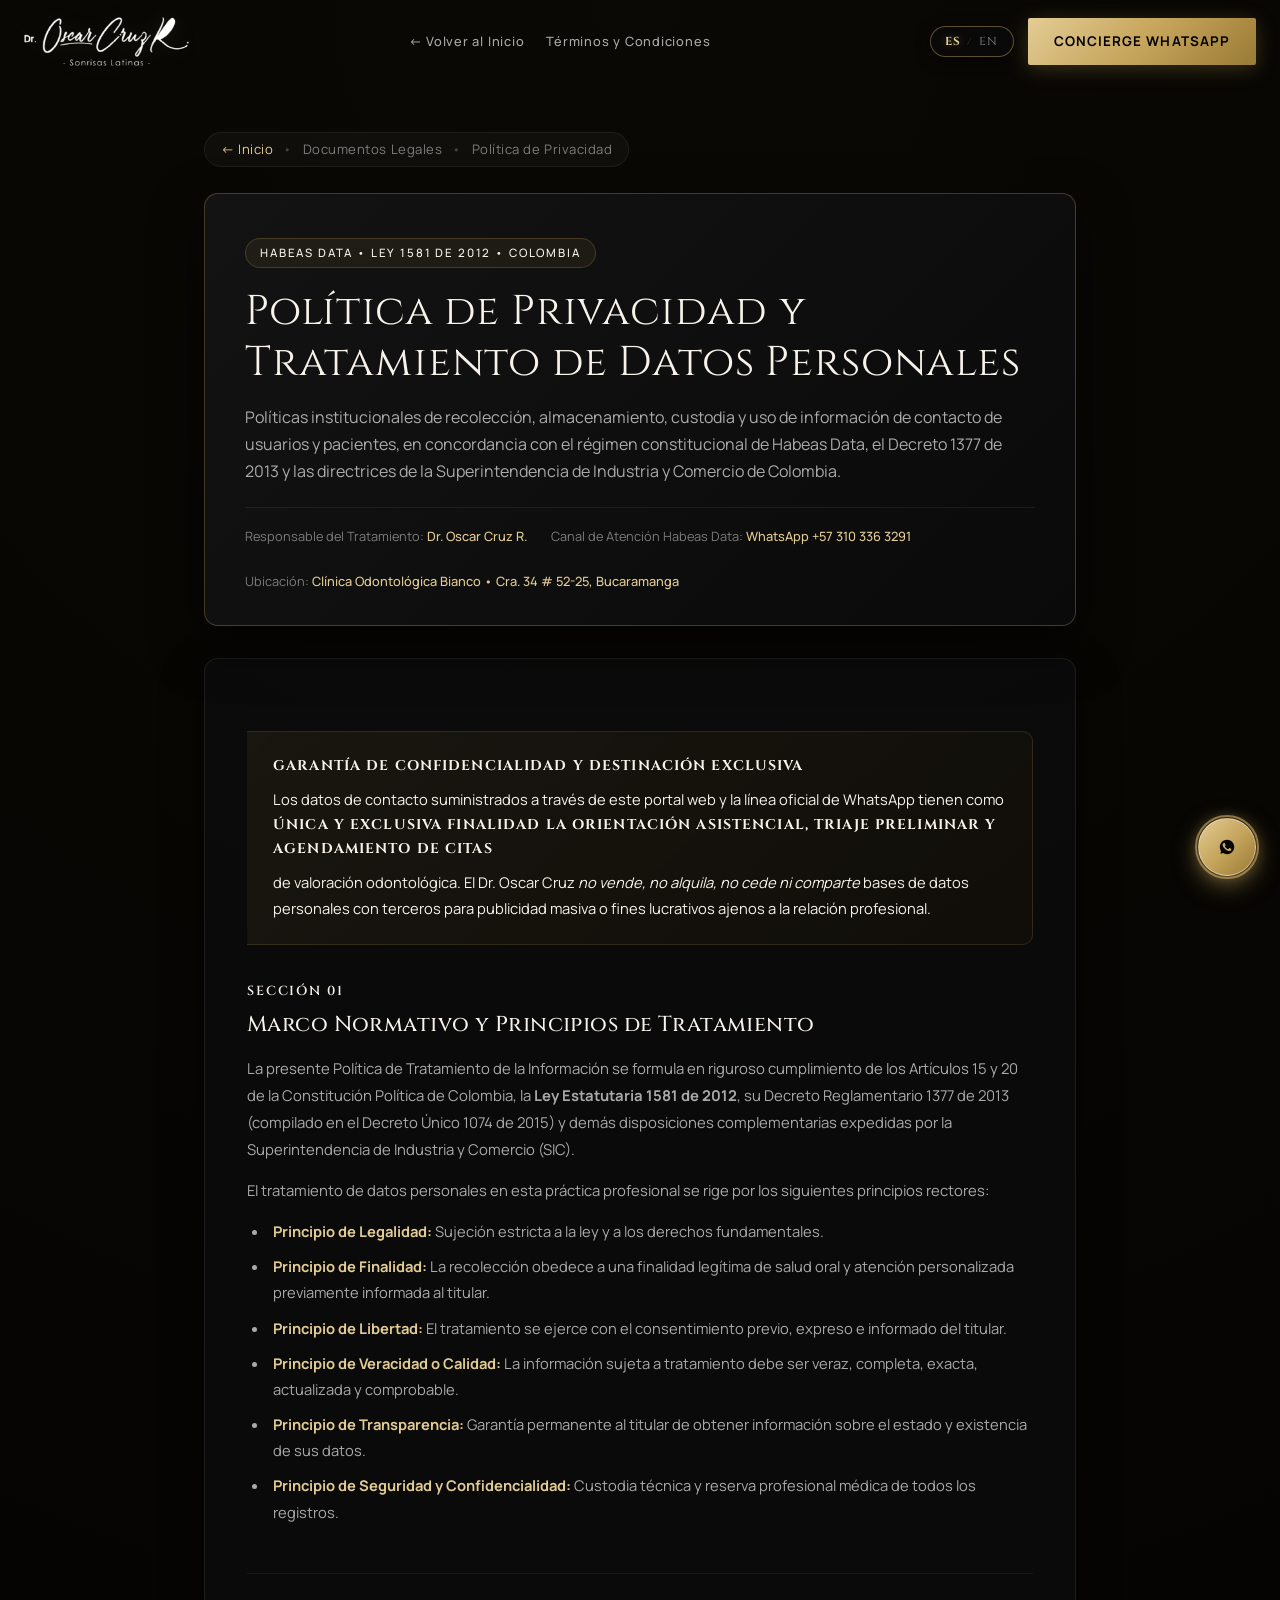
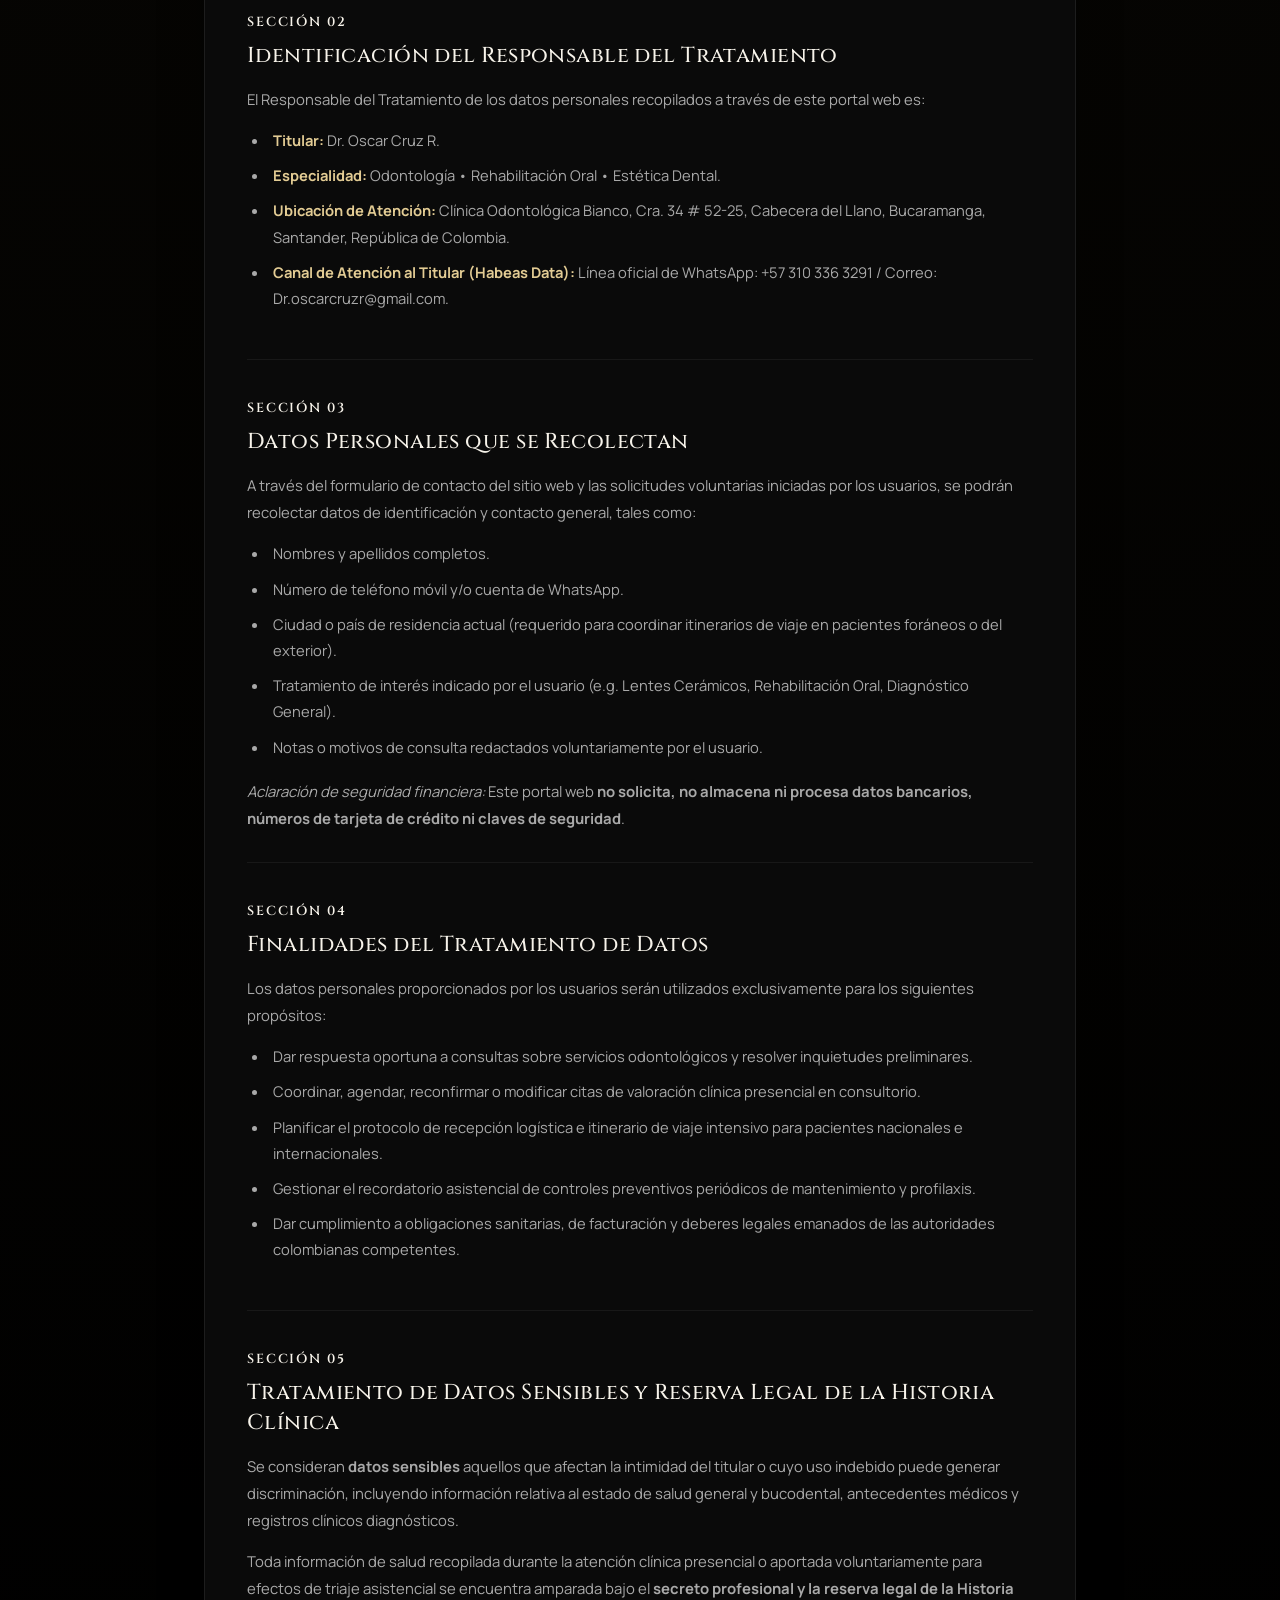
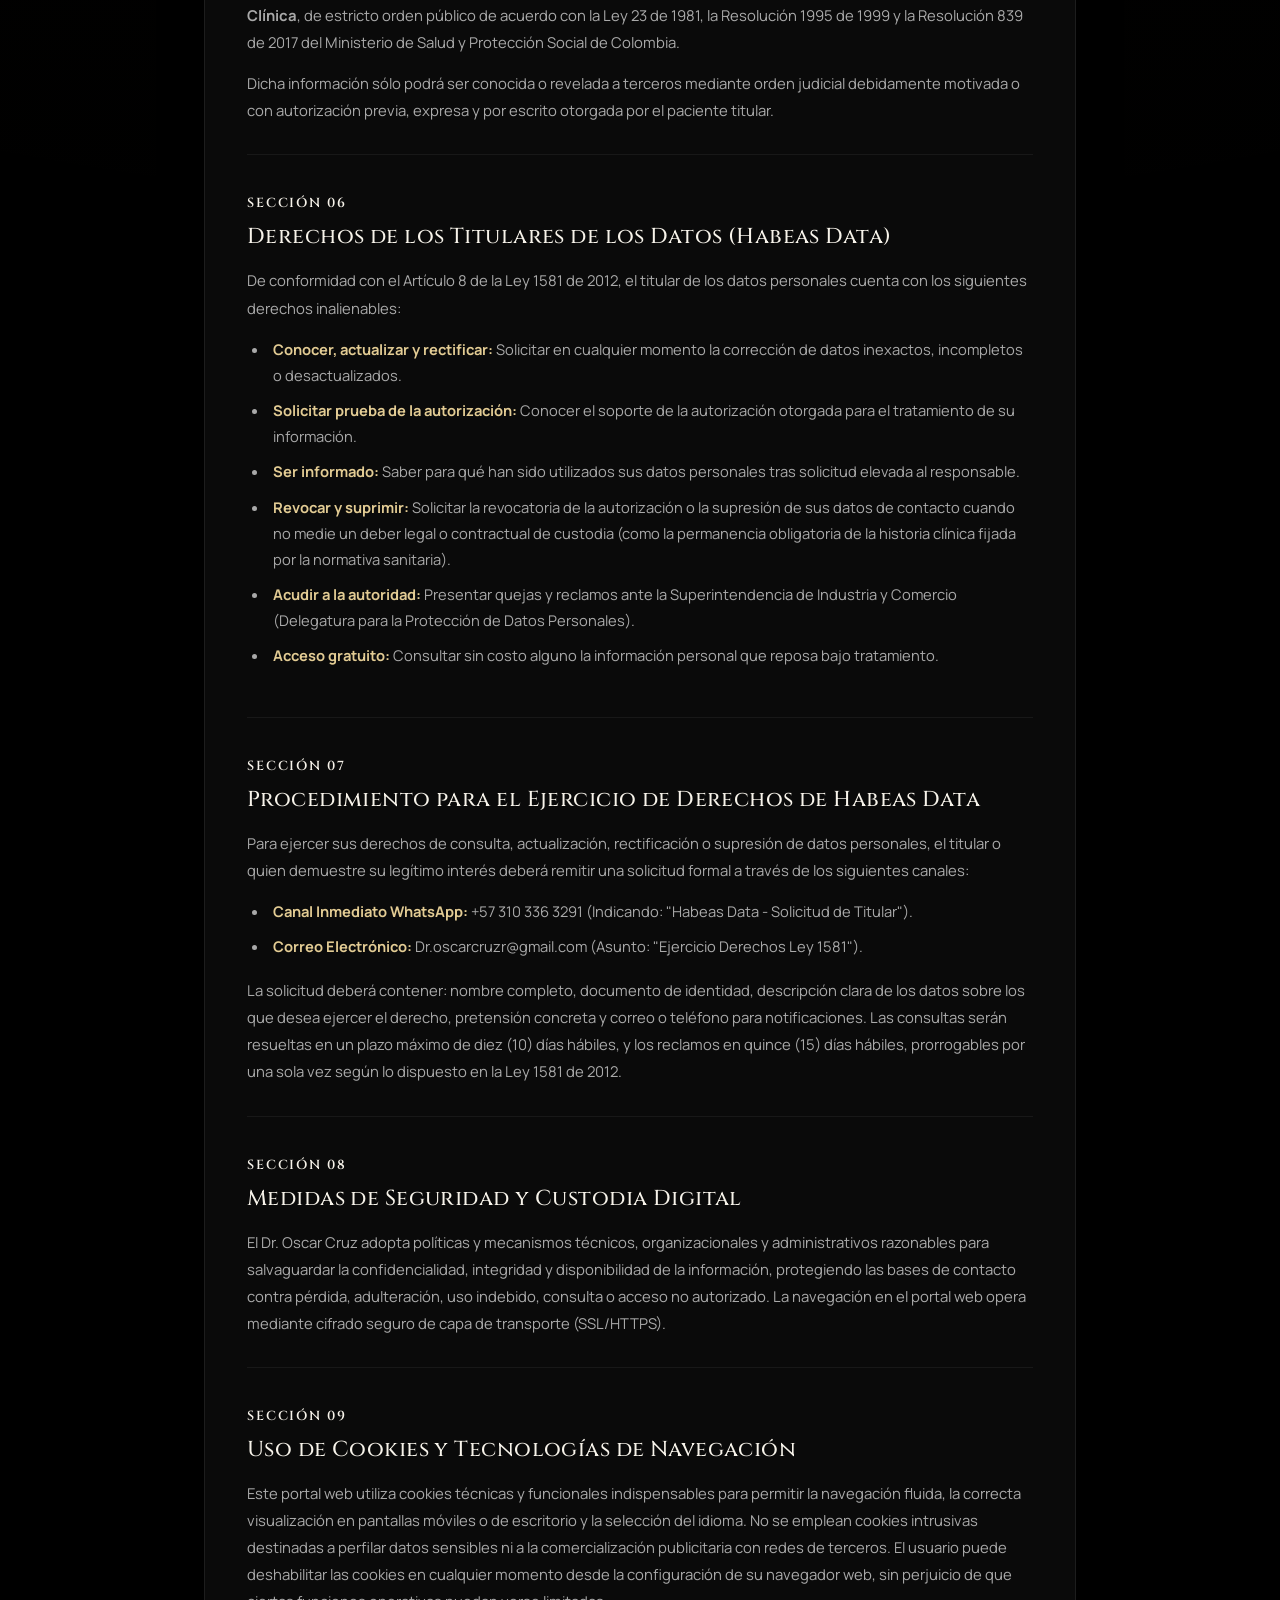
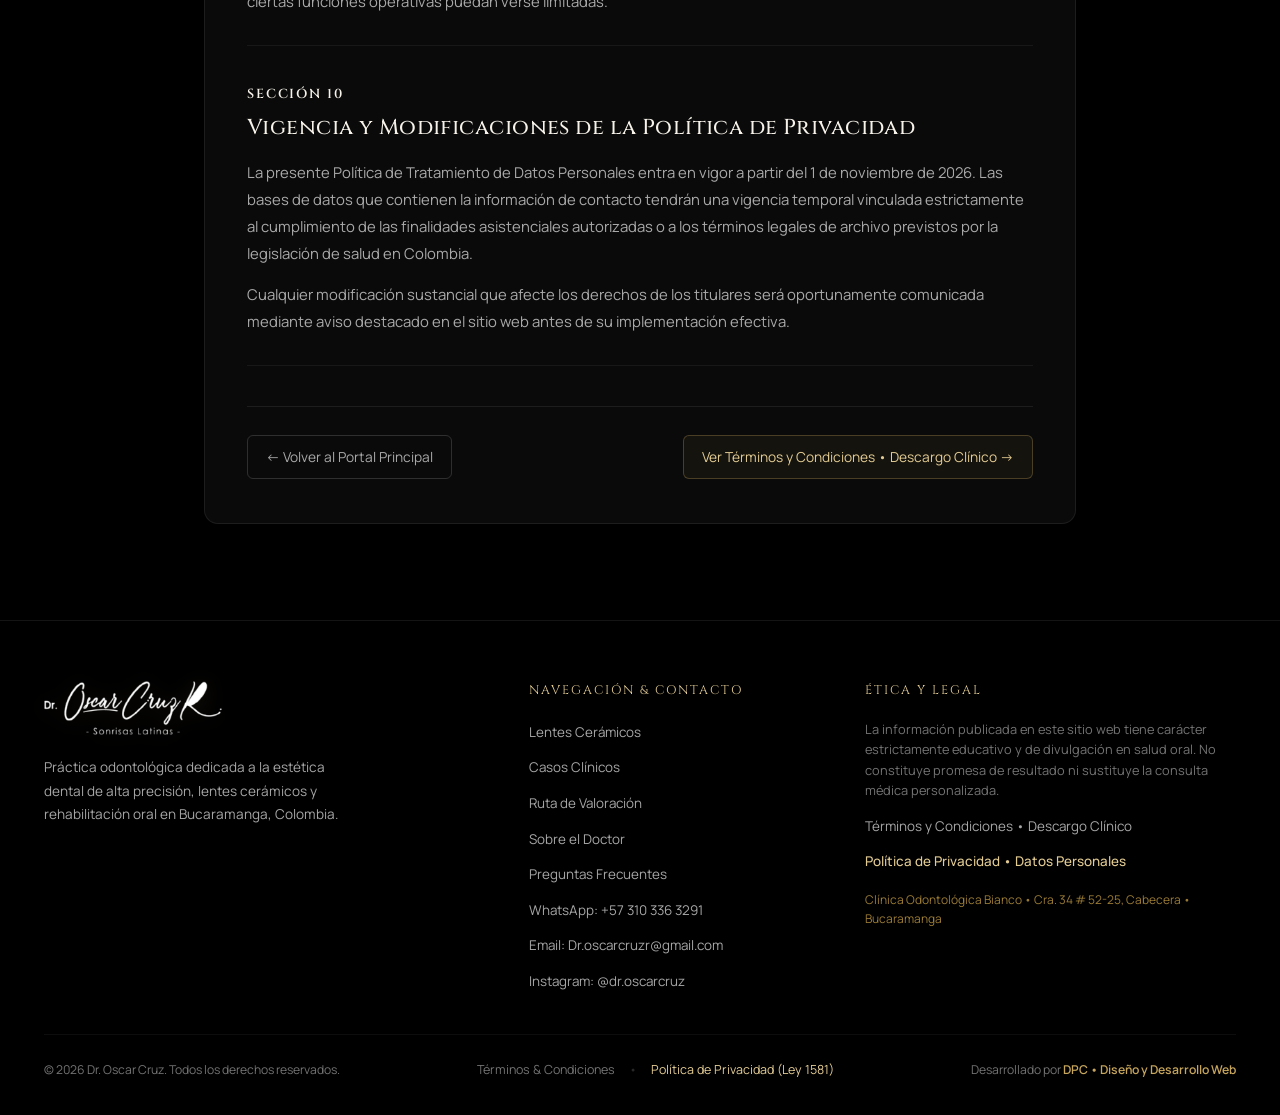
<file: politica-de-privacidad.html>
<!DOCTYPE html>
<html lang="es">
<head>
    <meta charset="UTF-8">
    <meta name="viewport" content="width=device-width, initial-scale=1.0, maximum-scale=5.0">
    <title>Política de Privacidad &bull; Protección de Datos (Ley 1581) | Dr. Oscar Cruz R.</title>
    <meta name="description" content="Política de tratamiento y protección de datos personales (Habeas Data Ley 1581 de 2012) del sitio web oficial del Dr. Oscar Cruz R., Bucaramanga, Colombia.">
    <meta name="robots" content="index, follow">

    <!-- Google Fonts -->
    <link rel="preconnect" href="https://fonts.googleapis.com">
    <link rel="preconnect" href="https://fonts.gstatic.com" crossorigin>
    <link href="https://fonts.googleapis.com/css2?family=Cinzel:wght@400;500;600;700&family=Cormorant+Garamond:ital,wght@0,300;0,400;0,500;0,600;1,400&family=Manrope:wght@300;400;500;600&display=swap" rel="stylesheet">

    <!-- Favicon -->
    <link rel="icon" type="image/png" href="assets/img/logo_dr_oscar_cruz.png">

    <!-- Production CSS -->
    <link rel="stylesheet" href="css/styles.css?v=20261118_perf1">
</head>
<body>

    <!-- ==========================================================================
         SITE HEADER
         ========================================================================== -->
    <header class="site-header scrolled" id="siteHeader">
        <div class="container header-inner">
            <!-- Brand Logo -->
            <a href="index.html" class="brand-lockup" aria-label="Dr. Oscar Cruz R. - Volver al Inicio">
                <img src="assets/img/logo_dr_oscar_cruz.png" alt="Dr. Oscar Cruz R. - Sonrisas Latinas" class="brand-logo-header" width="165" height="50">
            </a>

            <!-- Desktop Nav -->
            <nav class="main-nav" aria-label="Navegación legal">
                <a href="index.html" class="nav-link">&larr; Volver al Inicio</a>
                <a href="terminos-y-condiciones.html" class="nav-link">Términos y Condiciones</a>
            </nav>

            <!-- Header Actions -->
            <div class="header-actions-group">
                <button type="button" class="lang-toggle-btn" id="langToggleBtn" onclick="toggleLanguage(event)" aria-label="Cambiar idioma Español / Inglés" title="Cambiar idioma / Switch language">
                    <span class="lang-code active" data-lang="es">ES</span>
                    <span class="lang-divider">/</span>
                    <span class="lang-code" data-lang="en">EN</span>
                </button>

                <div class="header-cta">
                    <a href="https://wa.me/573103363291?text=Hola%20Dr.%20Oscar%20Cruz,%20quisiera%20consultar%20por%20una%20cita%20de%20valoraci%C3%B3n." target="_blank" rel="noopener" class="btn-gold-primary">
                        Concierge WhatsApp
                    </a>
                </div>

                <button class="hamburger-btn" id="hamburgerBtn" aria-label="Abrir menú" aria-expanded="false" aria-controls="mobileDrawer">
                    <div class="hamburger-icon">
                        <span></span>
                        <span></span>
                        <span></span>
                    </div>
                </button>
            </div>
        </div>
    </header>

    <!-- Mobile Navigation Drawer -->
    <div class="mobile-backdrop" id="mobileBackdrop"></div>
    <div class="mobile-drawer" id="mobileDrawer" aria-hidden="true">
        <button type="button" class="drawer-close" id="drawerClose" aria-label="Cerrar menú">
            <svg width="20" height="20" viewBox="0 0 24 24" fill="none" stroke="currentColor" stroke-width="1.8" stroke-linecap="round"><line x1="5" y1="5" x2="19" y2="19"/><line x1="19" y1="5" x2="5" y2="19"/></svg>
        </button>
        <div class="drawer-brand-header">
            <img src="assets/img/logo_dr_oscar_cruz.png" alt="Dr. Oscar Cruz R. - Sonrisas Latinas" class="drawer-logo-img" width="145" height="44">
        </div>
        <nav class="mobile-menu-links">
            <a href="index.html" class="mobile-nav-link" onclick="closeDrawer()">&larr; Volver al Inicio</a>
            <a href="terminos-y-condiciones.html" class="mobile-nav-link" onclick="closeDrawer()">Términos y Condiciones</a>
            <a href="index.html#tratamientos" class="mobile-nav-link" onclick="closeDrawer()">Tratamientos</a>
            <a href="index.html#contacto" class="mobile-nav-link" onclick="closeDrawer()">Contacto &amp; Ubicación</a>
        </nav>
        <div class="drawer-footer-cta">
            <a href="https://wa.me/573103363291?text=Hola%20Dr.%20Oscar%20Cruz,%20quisiera%20consultar%20por%20una%20cita%20de%20valoraci%C3%B3n." target="_blank" rel="noopener" class="btn-gold-primary" style="width: 100%;">
                Agendar por WhatsApp
            </a>
        </div>
    </div>

    <!-- ==========================================================================
         LEGAL CONTENT SECTION
         ========================================================================== -->
    <main class="legal-main">
        <div class="legal-container">

            <!-- Breadcrumb Navigation -->
            <div class="legal-breadcrumb">
                <a href="index.html">&larr; Inicio</a>
                <span class="sep">&bull;</span>
                <span>Documentos Legales</span>
                <span class="sep">&bull;</span>
                <span style="color: var(--text-light);">Política de Privacidad</span>
            </div>

            <!-- Header Card -->
            <div class="legal-header-card">
                <div class="legal-tag">Habeas Data &bull; Ley 1581 de 2012 &bull; Colombia</div>
                <h1 class="legal-title">Política de Privacidad y Tratamiento de Datos Personales</h1>
                <p class="legal-subtitle">
                    Políticas institucionales de recolección, almacenamiento, custodia y uso de información de contacto de usuarios y pacientes, en concordancia con el régimen constitucional de Habeas Data, el Decreto 1377 de 2013 y las directrices de la Superintendencia de Industria y Comercio de Colombia.
                </p>
                <div class="legal-meta-row">
                    <div class="legal-meta-item">
                        <span>Responsable del Tratamiento:</span> <strong>Dr. Oscar Cruz R.</strong>
                    </div>
                    <div class="legal-meta-item">
                        <span>Canal de Atención Habeas Data:</span> <strong>WhatsApp +57 310 336 3291</strong>
                    </div>
                    <div class="legal-meta-item">
                        <span>Ubicación:</span> <strong>Clínica Odontológica Bianco &bull; Cra. 34 # 52-25, Bucaramanga</strong>
                    </div>
                </div>
            </div>

            <!-- Content Card -->
            <div class="legal-content-card">

                <!-- Primary Commitment Box -->
                <div class="legal-callout-warning">
                    <strong>Garantía de Confidencialidad y Destinación Exclusiva</strong>
                    Los datos de contacto suministrados a través de este portal web y la línea oficial de WhatsApp tienen como <strong>única y exclusiva finalidad la orientación asistencial, triaje preliminar y agendamiento de citas</strong> de valoración odontológica. El Dr. Oscar Cruz <em>no vende, no alquila, no cede ni comparte</em> bases de datos personales con terceros para publicidad masiva o fines lucrativos ajenos a la relación profesional.
                </div>

                <!-- Section 1 -->
                <div class="legal-section-block">
                    <div class="legal-sec-num">SECCIÓN 01</div>
                    <h2 class="legal-sec-h2">Marco Normativo y Principios de Tratamiento</h2>
                    <p class="legal-body-p">
                        La presente Política de Tratamiento de la Información se formula en riguroso cumplimiento de los Artículos 15 y 20 de la Constitución Política de Colombia, la <strong>Ley Estatutaria 1581 de 2012</strong>, su Decreto Reglamentario 1377 de 2013 (compilado en el Decreto Único 1074 de 2015) y demás disposiciones complementarias expedidas por la Superintendencia de Industria y Comercio (SIC).
                    </p>
                    <p class="legal-body-p">
                        El tratamiento de datos personales en esta práctica profesional se rige por los siguientes principios rectores:
                    </p>
                    <ul class="legal-list">
                        <li><strong>Principio de Legalidad:</strong> Sujeción estricta a la ley y a los derechos fundamentales.</li>
                        <li><strong>Principio de Finalidad:</strong> La recolección obedece a una finalidad legítima de salud oral y atención personalizada previamente informada al titular.</li>
                        <li><strong>Principio de Libertad:</strong> El tratamiento se ejerce con el consentimiento previo, expreso e informado del titular.</li>
                        <li><strong>Principio de Veracidad o Calidad:</strong> La información sujeta a tratamiento debe ser veraz, completa, exacta, actualizada y comprobable.</li>
                        <li><strong>Principio de Transparencia:</strong> Garantía permanente al titular de obtener información sobre el estado y existencia de sus datos.</li>
                        <li><strong>Principio de Seguridad y Confidencialidad:</strong> Custodia técnica y reserva profesional médica de todos los registros.</li>
                    </ul>
                </div>

                <!-- Section 2 -->
                <div class="legal-section-block">
                    <div class="legal-sec-num">SECCIÓN 02</div>
                    <h2 class="legal-sec-h2">Identificación del Responsable del Tratamiento</h2>
                    <p class="legal-body-p">
                        El Responsable del Tratamiento de los datos personales recopilados a través de este portal web es:
                    </p>
                    <ul class="legal-list">
                        <li><strong>Titular:</strong> Dr. Oscar Cruz R.</li>
                        <li><strong>Especialidad:</strong> Odontología &bull; Rehabilitación Oral &bull; Estética Dental.</li>
                        <li><strong>Ubicación de Atención:</strong> Clínica Odontológica Bianco, Cra. 34 # 52-25, Cabecera del Llano, Bucaramanga, Santander, República de Colombia.</li>
                        <li><strong>Canal de Atención al Titular (Habeas Data):</strong> Línea oficial de WhatsApp: +57 310 336 3291 / Correo: Dr.oscarcruzr@gmail.com.</li>
                    </ul>
                </div>

                <!-- Section 3 -->
                <div class="legal-section-block">
                    <div class="legal-sec-num">SECCIÓN 03</div>
                    <h2 class="legal-sec-h2">Datos Personales que se Recolectan</h2>
                    <p class="legal-body-p">
                        A través del formulario de contacto del sitio web y las solicitudes voluntarias iniciadas por los usuarios, se podrán recolectar datos de identificación y contacto general, tales como:
                    </p>
                    <ul class="legal-list">
                        <li>Nombres y apellidos completos.</li>
                        <li>Número de teléfono móvil y/o cuenta de WhatsApp.</li>
                        <li>Ciudad o país de residencia actual (requerido para coordinar itinerarios de viaje en pacientes foráneos o del exterior).</li>
                        <li>Tratamiento de interés indicado por el usuario (e.g. Lentes Cerámicos, Rehabilitación Oral, Diagnóstico General).</li>
                        <li>Notas o motivos de consulta redactados voluntariamente por el usuario.</li>
                    </ul>
                    <p class="legal-body-p">
                        <em>Aclaración de seguridad financiera:</em> Este portal web <strong>no solicita, no almacena ni procesa datos bancarios, números de tarjeta de crédito ni claves de seguridad</strong>.
                    </p>
                </div>

                <!-- Section 4 -->
                <div class="legal-section-block">
                    <div class="legal-sec-num">SECCIÓN 04</div>
                    <h2 class="legal-sec-h2">Finalidades del Tratamiento de Datos</h2>
                    <p class="legal-body-p">
                        Los datos personales proporcionados por los usuarios serán utilizados exclusivamente para los siguientes propósitos:
                    </p>
                    <ul class="legal-list">
                        <li>Dar respuesta oportuna a consultas sobre servicios odontológicos y resolver inquietudes preliminares.</li>
                        <li>Coordinar, agendar, reconfirmar o modificar citas de valoración clínica presencial en consultorio.</li>
                        <li>Planificar el protocolo de recepción logística e itinerario de viaje intensivo para pacientes nacionales e internacionales.</li>
                        <li>Gestionar el recordatorio asistencial de controles preventivos periódicos de mantenimiento y profilaxis.</li>
                        <li>Dar cumplimiento a obligaciones sanitarias, de facturación y deberes legales emanados de las autoridades colombianas competentes.</li>
                    </ul>
                </div>

                <!-- Section 5 -->
                <div class="legal-section-block">
                    <div class="legal-sec-num">SECCIÓN 05</div>
                    <h2 class="legal-sec-h2">Tratamiento de Datos Sensibles y Reserva Legal de la Historia Clínica</h2>
                    <p class="legal-body-p">
                        Se consideran <strong>datos sensibles</strong> aquellos que afectan la intimidad del titular o cuyo uso indebido puede generar discriminación, incluyendo información relativa al estado de salud general y bucodental, antecedentes médicos y registros clínicos diagnósticos.
                    </p>
                    <p class="legal-body-p">
                        Toda información de salud recopilada durante la atención clínica presencial o aportada voluntariamente para efectos de triaje asistencial se encuentra amparada bajo el <strong>secreto profesional y la reserva legal de la Historia Clínica</strong>, de estricto orden público de acuerdo con la Ley 23 de 1981, la Resolución 1995 de 1999 y la Resolución 839 de 2017 del Ministerio de Salud y Protección Social de Colombia.
                    </p>
                    <p class="legal-body-p">
                        Dicha información sólo podrá ser conocida o revelada a terceros mediante orden judicial debidamente motivada o con autorización previa, expresa y por escrito otorgada por el paciente titular.
                    </p>
                </div>

                <!-- Section 6 -->
                <div class="legal-section-block">
                    <div class="legal-sec-num">SECCIÓN 06</div>
                    <h2 class="legal-sec-h2">Derechos de los Titulares de los Datos (Habeas Data)</h2>
                    <p class="legal-body-p">
                        De conformidad con el Artículo 8 de la Ley 1581 de 2012, el titular de los datos personales cuenta con los siguientes derechos inalienables:
                    </p>
                    <ul class="legal-list">
                        <li><strong>Conocer, actualizar y rectificar:</strong> Solicitar en cualquier momento la corrección de datos inexactos, incompletos o desactualizados.</li>
                        <li><strong>Solicitar prueba de la autorización:</strong> Conocer el soporte de la autorización otorgada para el tratamiento de su información.</li>
                        <li><strong>Ser informado:</strong> Saber para qué han sido utilizados sus datos personales tras solicitud elevada al responsable.</li>
                        <li><strong>Revocar y suprimir:</strong> Solicitar la revocatoria de la autorización o la supresión de sus datos de contacto cuando no medie un deber legal o contractual de custodia (como la permanencia obligatoria de la historia clínica fijada por la normativa sanitaria).</li>
                        <li><strong>Acudir a la autoridad:</strong> Presentar quejas y reclamos ante la Superintendencia de Industria y Comercio (Delegatura para la Protección de Datos Personales).</li>
                        <li><strong>Acceso gratuito:</strong> Consultar sin costo alguno la información personal que reposa bajo tratamiento.</li>
                    </ul>
                </div>

                <!-- Section 7 -->
                <div class="legal-section-block">
                    <div class="legal-sec-num">SECCIÓN 07</div>
                    <h2 class="legal-sec-h2">Procedimiento para el Ejercicio de Derechos de Habeas Data</h2>
                    <p class="legal-body-p">
                        Para ejercer sus derechos de consulta, actualización, rectificación o supresión de datos personales, el titular o quien demuestre su legítimo interés deberá remitir una solicitud formal a través de los siguientes canales:
                    </p>
                    <ul class="legal-list">
                        <li><strong>Canal Inmediato WhatsApp:</strong> +57 310 336 3291 (Indicando: "Habeas Data - Solicitud de Titular").</li>
                        <li><strong>Correo Electrónico:</strong> Dr.oscarcruzr@gmail.com (Asunto: "Ejercicio Derechos Ley 1581").</li>
                    </ul>
                    <p class="legal-body-p">
                        La solicitud deberá contener: nombre completo, documento de identidad, descripción clara de los datos sobre los que desea ejercer el derecho, pretensión concreta y correo o teléfono para notificaciones. Las consultas serán resueltas en un plazo máximo de diez (10) días hábiles, y los reclamos en quince (15) días hábiles, prorrogables por una sola vez según lo dispuesto en la Ley 1581 de 2012.
                    </p>
                </div>

                <!-- Section 8 -->
                <div class="legal-section-block">
                    <div class="legal-sec-num">SECCIÓN 08</div>
                    <h2 class="legal-sec-h2">Medidas de Seguridad y Custodia Digital</h2>
                    <p class="legal-body-p">
                        El Dr. Oscar Cruz adopta políticas y mecanismos técnicos, organizacionales y administrativos razonables para salvaguardar la confidencialidad, integridad y disponibilidad de la información, protegiendo las bases de contacto contra pérdida, adulteración, uso indebido, consulta o acceso no autorizado. La navegación en el portal web opera mediante cifrado seguro de capa de transporte (SSL/HTTPS).
                    </p>
                </div>

                <!-- Section 9 -->
                <div class="legal-section-block">
                    <div class="legal-sec-num">SECCIÓN 09</div>
                    <h2 class="legal-sec-h2">Uso de Cookies y Tecnologías de Navegación</h2>
                    <p class="legal-body-p">
                        Este portal web utiliza cookies técnicas y funcionales indispensables para permitir la navegación fluida, la correcta visualización en pantallas móviles o de escritorio y la selección del idioma. No se emplean cookies intrusivas destinadas a perfilar datos sensibles ni a la comercialización publicitaria con redes de terceros. El usuario puede deshabilitar las cookies en cualquier momento desde la configuración de su navegador web, sin perjuicio de que ciertas funciones operativas puedan verse limitadas.
                    </p>
                </div>

                <!-- Section 10 -->
                <div class="legal-section-block">
                    <div class="legal-sec-num">SECCIÓN 10</div>
                    <h2 class="legal-sec-h2">Vigencia y Modificaciones de la Política de Privacidad</h2>
                    <p class="legal-body-p">
                        La presente Política de Tratamiento de Datos Personales entra en vigor a partir del 1 de noviembre de 2026. Las bases de datos que contienen la información de contacto tendrán una vigencia temporal vinculada estrictamente al cumplimiento de las finalidades asistenciales autorizadas o a los términos legales de archivo previstos por la legislación de salud en Colombia.
                    </p>
                    <p class="legal-body-p">
                        Cualquier modificación sustancial que afecte los derechos de los titulares será oportunamente comunicada mediante aviso destacado en el sitio web antes de su implementación efectiva.
                    </p>
                </div>

                <!-- Navigation between legal pages -->
                <div class="legal-nav-switch">
                    <a href="index.html" class="legal-btn-link legal-back-home">&larr; Volver al Portal Principal</a>
                    <a href="terminos-y-condiciones.html" class="legal-btn-link">Ver Términos y Condiciones &bull; Descargo Clínico &rarr;</a>
                </div>

            </div>
        </div>
    </main>

    <!-- ==========================================================================
         SITE FOOTER
         ========================================================================== -->
    <footer class="site-footer">
        <div class="container">
            <div class="footer-grid">
                <!-- Col 1: Brand -->
                <div>
                    <a href="index.html" class="brand-lockup footer-brand-lockup" aria-label="Dr. Oscar Cruz R. - Inicio">
                        <img src="assets/img/logo_dr_oscar_cruz.png" alt="Dr. Oscar Cruz R. - Sonrisas Latinas" class="brand-logo-footer" width="185" height="56" loading="lazy">
                    </a>
                    <p class="footer-brand-p">
                        Práctica odontológica dedicada a la estética dental de alta precisión, lentes cerámicos y rehabilitación oral en Bucaramanga, Colombia.
                    </p>
                </div>

                <!-- Col 2: Navigation & Direct Channels -->
                <div>
                    <div class="footer-col-title">Navegación &amp; Contacto</div>
                    <ul class="footer-links-list">
                        <li><a href="index.html#tratamientos">Lentes Cerámicos</a></li>
                        <li><a href="index.html#casos">Casos Clínicos</a></li>
                        <li><a href="index.html#proceso">Ruta de Valoración</a></li>
                        <li><a href="index.html#doctor">Sobre el Doctor</a></li>
                        <li><a href="index.html#preguntas">Preguntas Frecuentes</a></li>
                        <li><a href="https://wa.me/573103363291?text=Hola%20Dr.%20Oscar%20Cruz,%20quisiera%20agendar%20una%20valoraci%C3%B3n." target="_blank" rel="noopener">WhatsApp: +57 310 336 3291</a></li>
                        <li><a href="mailto:Dr.oscarcruzr@gmail.com">Email: Dr.oscarcruzr@gmail.com</a></li>
                        <li><a href="https://www.instagram.com/dr.oscarcruz?utm_source=ig_web_button_share_sheet&xtok=ZDNlZDc0MzIxNw==" target="_blank" rel="noopener">Instagram: @dr.oscarcruz</a></li>
                    </ul>
                </div>

                <!-- Col 3: Legal & Ethics -->
                <div>
                    <div class="footer-col-title">Ética y Legal</div>
                    <p style="font-size: 0.8rem; color: var(--text-dim); line-height: 1.6; margin-bottom: 12px;">
                        La información publicada en este sitio web tiene carácter estrictamente educativo y de divulgación en salud oral. No constituye promesa de resultado ni sustituye la consulta médica personalizada.
                    </p>
                    <ul class="footer-links-list" style="margin-bottom: 16px;">
                        <li><a href="terminos-y-condiciones.html">Términos y Condiciones &bull; Descargo Clínico</a></li>
                        <li><a href="politica-de-privacidad.html" style="color: var(--gold-soft); font-weight: 500;">Política de Privacidad &bull; Datos Personales</a></li>
                    </ul>
                    <p style="font-size: 0.75rem; color: var(--gold-deep);">
                        Clínica Odontológica Bianco &bull; Cra. 34 # 52-25, Cabecera &bull; Bucaramanga
                    </p>
                </div>
            </div>

            <div class="footer-bottom-bar">
                <div>
                    &copy; <span id="currentYear"></span> Dr. Oscar Cruz. Todos los derechos reservados.
                </div>
                <div class="footer-legal-bar-links" style="display: flex; gap: 14px; flex-wrap: wrap; align-items: center; justify-content: center; font-size: 0.78rem;">
                    <a href="terminos-y-condiciones.html" style="color: var(--text-dim); text-decoration: none;">Términos &amp; Condiciones</a>
                    <span style="color: var(--text-dim); opacity: 0.35;">&bull;</span>
                    <a href="politica-de-privacidad.html" style="color: var(--gold-soft); text-decoration: none;">Política de Privacidad (Ley 1581)</a>
                </div>
                <div>
                    Desarrollado por <span class="dpc-credit">DPC &bull; Diseño y Desarrollo Web</span>
                </div>
            </div>
        </div>
    </footer>

    <!-- Floating WhatsApp Button -->
    <a href="https://wa.me/573103363291?text=Hola%20Dr.%20Oscar%20Cruz,%20quisiera%20consultar%20por%20una%20cita%20de%20valoraci%C3%B3n." target="_blank" rel="noopener" class="floating-whatsapp-fab" aria-label="Escribir por WhatsApp al Dr. Oscar Cruz (310 336 3291)">
        <div class="whatsapp-fab-pulse"></div>
        <svg width="30" height="30" viewBox="0 0 24 24" fill="currentColor">
            <path d="M12.031 6.172c-3.181 0-5.767 2.586-5.768 5.766-.001 1.298.38 2.27 1.019 3.287l-.582 2.128 2.182-.573c.978.58 1.911.928 3.145.929 3.178 0 5.767-2.587 5.768-5.766.001-3.187-2.575-5.77-5.764-5.771zm3.392 8.244c-.144.405-.837.774-1.17.824-.299.045-.677.063-1.092-.069-.252-.08-.575-.187-.988-.365-1.739-.751-2.874-2.502-2.961-2.617-.087-.116-.708-.94-.708-1.793s.448-1.273.607-1.446c.159-.173.346-.217.462-.217l.332.006c.106.005.249-.04.39.298.144.347.491 1.2.534 1.287.043.087.072.188.014.304-.058.116-.087.188-.173.289l-.26.304c-.087.086-.177.18-.076.354.101.174.449.741.964 1.201.662.591 1.221.774 1.394.86.173.086.275.072.376-.044.101-.116.433-.506.549-.68.116-.173.231-.145.39-.087s1.011.477 1.184.564.289.13.332.202c.043.073.043.419-.101.824z"/>
        </svg>
    </a>

    <!-- Production JavaScript -->
    <script src="js/main.js?v=20261118_perf1"></script>
</body>
</html>
</file>
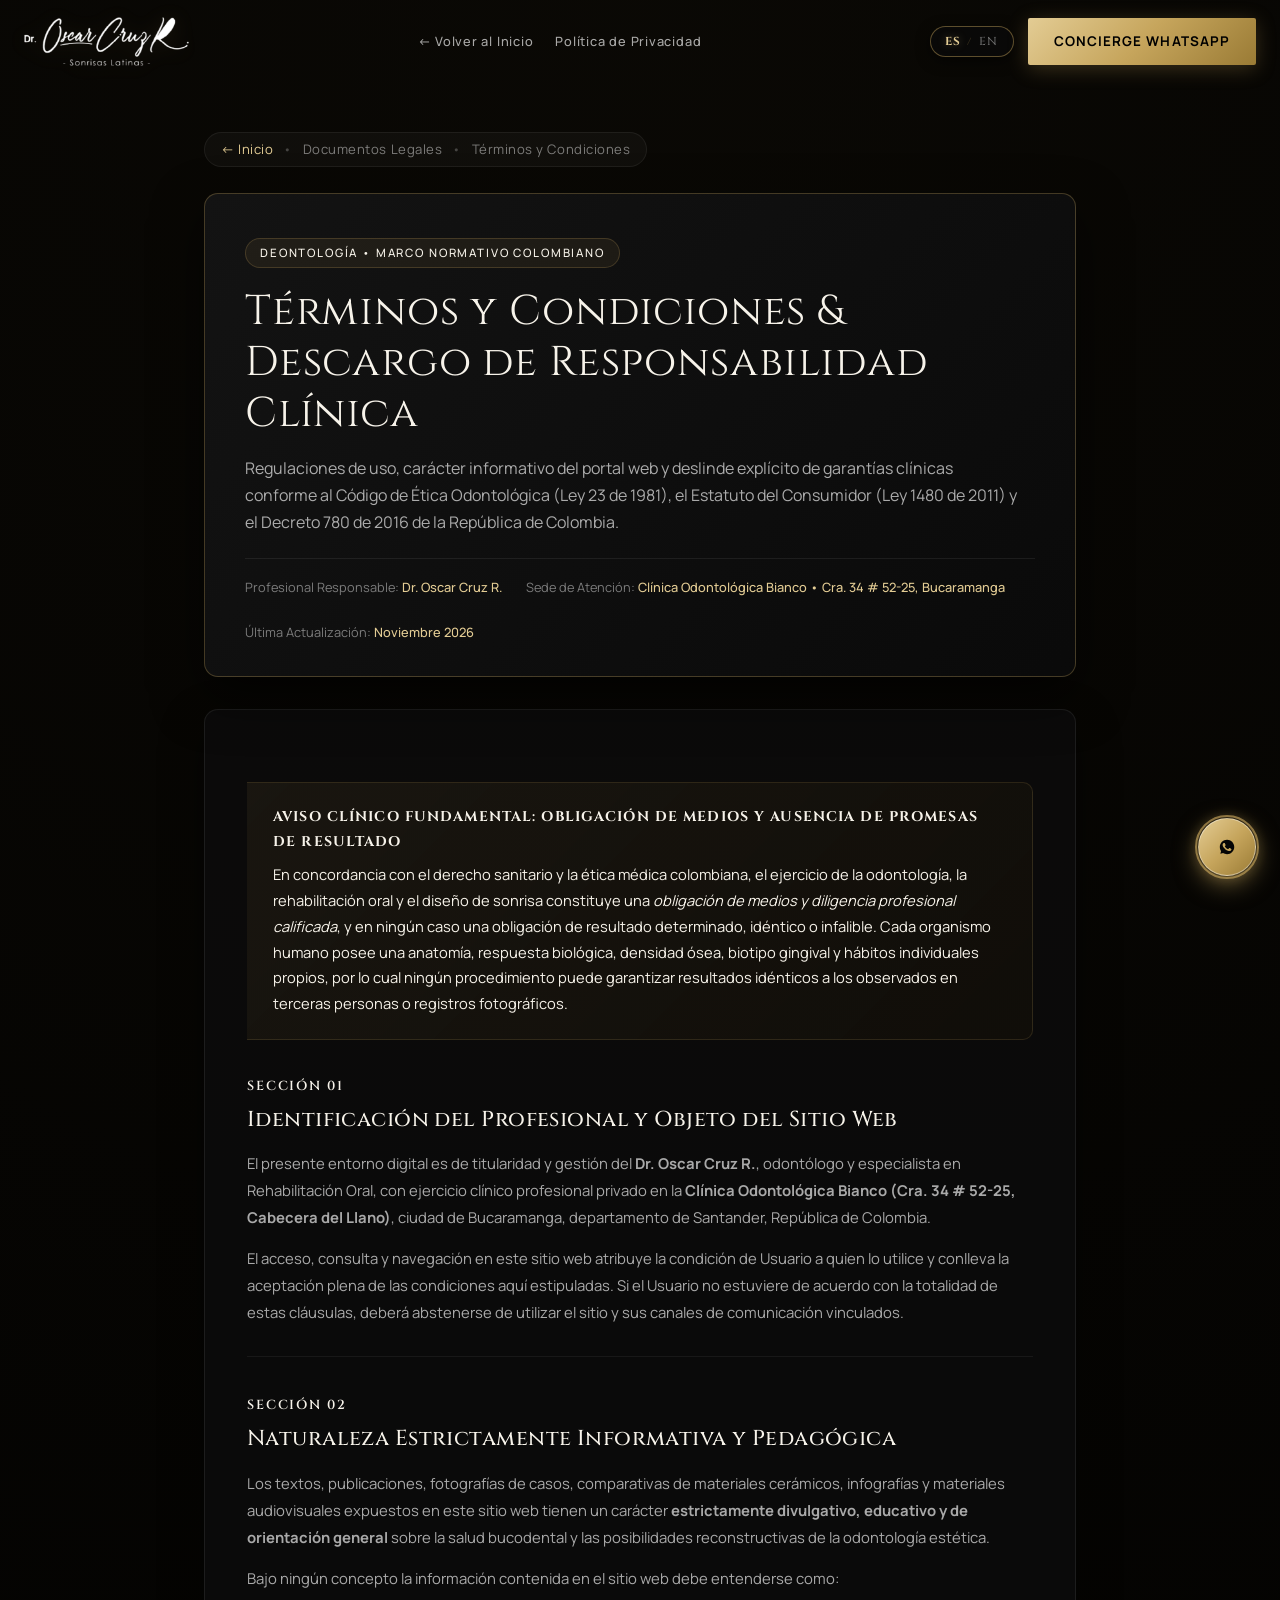
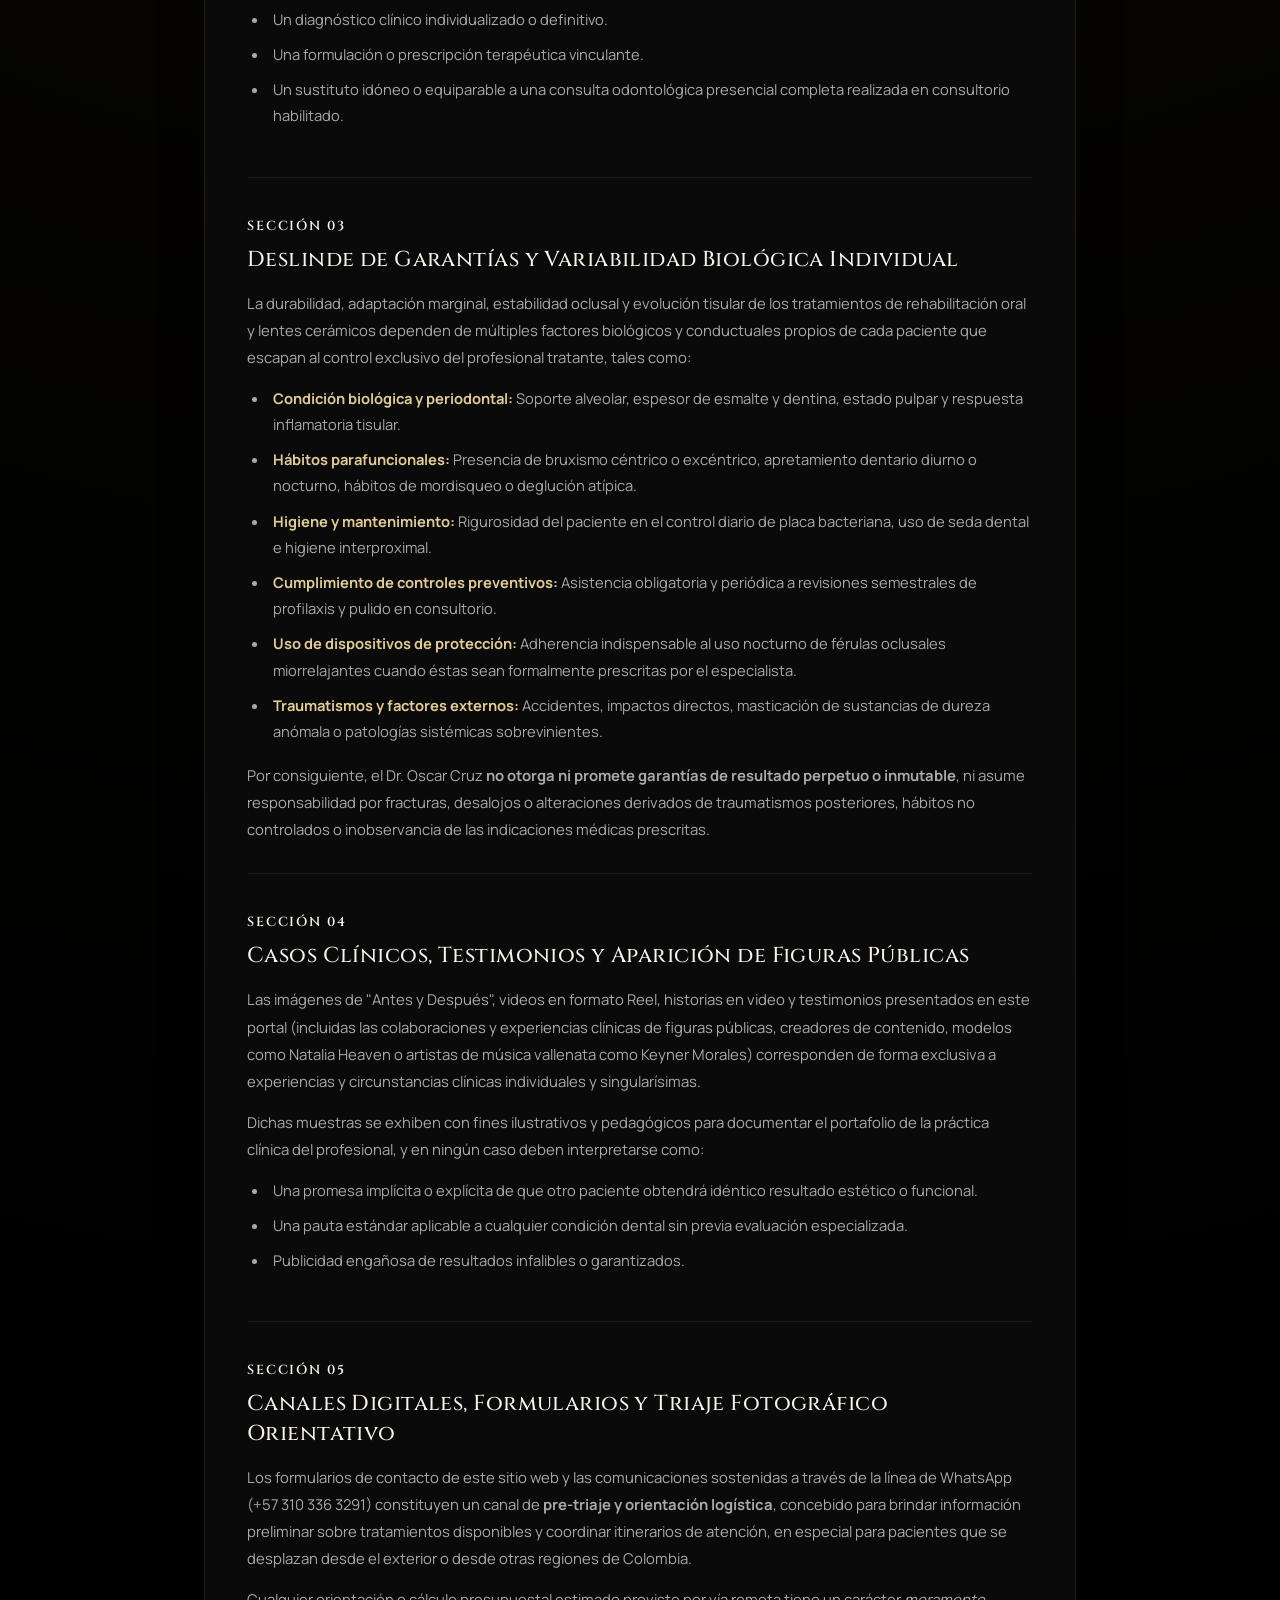
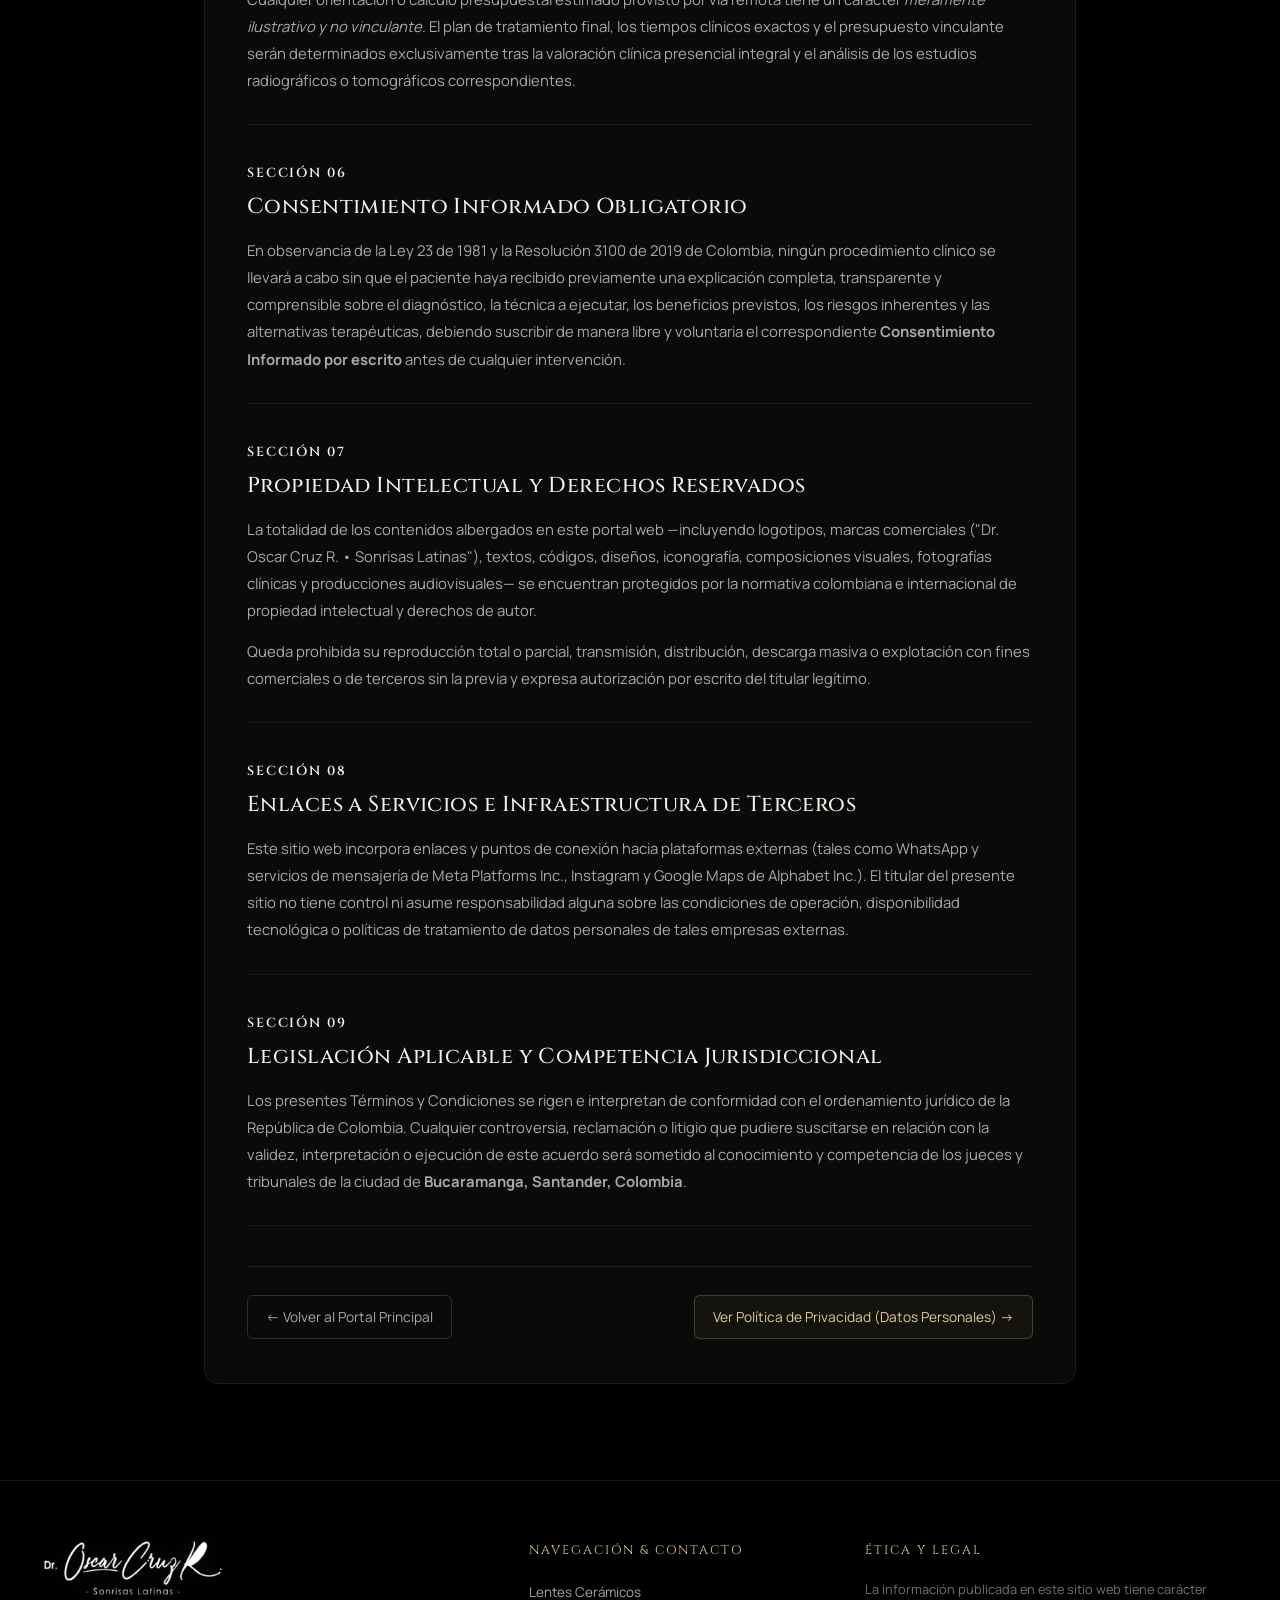
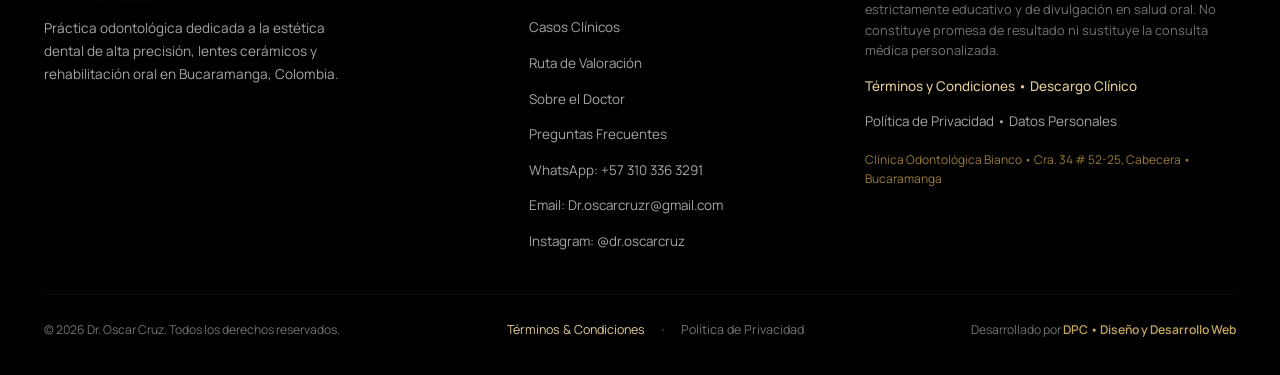
<file: terminos-y-condiciones.html>
<!DOCTYPE html>
<html lang="es">
<head>
    <meta charset="UTF-8">
    <meta name="viewport" content="width=device-width, initial-scale=1.0, maximum-scale=5.0">
    <title>Términos y Condiciones &bull; Descargo Clínico | Dr. Oscar Cruz R.</title>
    <meta name="description" content="Términos y condiciones de uso del sitio web oficial del Dr. Oscar Cruz R. y descargo de responsabilidad clínica sin promesas de resultado, bajo la legislación de Colombia.">
    <meta name="robots" content="index, follow">

    <!-- Google Fonts -->
    <link rel="preconnect" href="https://fonts.googleapis.com">
    <link rel="preconnect" href="https://fonts.gstatic.com" crossorigin>
    <link href="https://fonts.googleapis.com/css2?family=Cinzel:wght@400;500;600;700&family=Cormorant+Garamond:ital,wght@0,300;0,400;0,500;0,600;1,400&family=Manrope:wght@300;400;500;600&display=swap" rel="stylesheet">

    <!-- Favicon -->
    <link rel="icon" type="image/png" href="assets/img/logo_dr_oscar_cruz.png">

    <!-- Production CSS -->
    <link rel="stylesheet" href="css/styles.css?v=20261118_perf1">
</head>
<body>

    <!-- ==========================================================================
         SITE HEADER
         ========================================================================== -->
    <header class="site-header scrolled" id="siteHeader">
        <div class="container header-inner">
            <!-- Brand Logo -->
            <a href="index.html" class="brand-lockup" aria-label="Dr. Oscar Cruz R. - Volver al Inicio">
                <img src="assets/img/logo_dr_oscar_cruz.png" alt="Dr. Oscar Cruz R. - Sonrisas Latinas" class="brand-logo-header" width="165" height="50">
            </a>

            <!-- Desktop Nav -->
            <nav class="main-nav" aria-label="Navegación legal">
                <a href="index.html" class="nav-link">&larr; Volver al Inicio</a>
                <a href="politica-de-privacidad.html" class="nav-link">Política de Privacidad</a>
            </nav>

            <!-- Header Actions -->
            <div class="header-actions-group">
                <button type="button" class="lang-toggle-btn" id="langToggleBtn" onclick="toggleLanguage(event)" aria-label="Cambiar idioma Español / Inglés" title="Cambiar idioma / Switch language">
                    <span class="lang-code active" data-lang="es">ES</span>
                    <span class="lang-divider">/</span>
                    <span class="lang-code" data-lang="en">EN</span>
                </button>

                <div class="header-cta">
                    <a href="https://wa.me/573103363291?text=Hola%20Dr.%20Oscar%20Cruz,%20quisiera%20consultar%20por%20una%20cita%20de%20valoraci%C3%B3n." target="_blank" rel="noopener" class="btn-gold-primary">
                        Concierge WhatsApp
                    </a>
                </div>

                <button class="hamburger-btn" id="hamburgerBtn" aria-label="Abrir menú" aria-expanded="false" aria-controls="mobileDrawer">
                    <div class="hamburger-icon">
                        <span></span>
                        <span></span>
                        <span></span>
                    </div>
                </button>
            </div>
        </div>
    </header>

    <!-- Mobile Navigation Drawer -->
    <div class="mobile-backdrop" id="mobileBackdrop"></div>
    <div class="mobile-drawer" id="mobileDrawer" aria-hidden="true">
        <button type="button" class="drawer-close" id="drawerClose" aria-label="Cerrar menú">
            <svg width="20" height="20" viewBox="0 0 24 24" fill="none" stroke="currentColor" stroke-width="1.8" stroke-linecap="round"><line x1="5" y1="5" x2="19" y2="19"/><line x1="19" y1="5" x2="5" y2="19"/></svg>
        </button>
        <div class="drawer-brand-header">
            <img src="assets/img/logo_dr_oscar_cruz.png" alt="Dr. Oscar Cruz R. - Sonrisas Latinas" class="drawer-logo-img" width="145" height="44">
        </div>
        <nav class="mobile-menu-links">
            <a href="index.html" class="mobile-nav-link" onclick="closeDrawer()">&larr; Volver al Inicio</a>
            <a href="politica-de-privacidad.html" class="mobile-nav-link" onclick="closeDrawer()">Política de Privacidad</a>
            <a href="index.html#tratamientos" class="mobile-nav-link" onclick="closeDrawer()">Tratamientos</a>
            <a href="index.html#contacto" class="mobile-nav-link" onclick="closeDrawer()">Contacto &amp; Ubicación</a>
        </nav>
        <div class="drawer-footer-cta">
            <a href="https://wa.me/573103363291?text=Hola%20Dr.%20Oscar%20Cruz,%20quisiera%20consultar%20por%20una%20cita%20de%20valoraci%C3%B3n." target="_blank" rel="noopener" class="btn-gold-primary" style="width: 100%;">
                Agendar por WhatsApp
            </a>
        </div>
    </div>

    <!-- ==========================================================================
         LEGAL CONTENT SECTION
         ========================================================================== -->
    <main class="legal-main">
        <div class="legal-container">

            <!-- Breadcrumb Navigation -->
            <div class="legal-breadcrumb">
                <a href="index.html">&larr; Inicio</a>
                <span class="sep">&bull;</span>
                <span>Documentos Legales</span>
                <span class="sep">&bull;</span>
                <span style="color: var(--text-light);">Términos y Condiciones</span>
            </div>

            <!-- Header Card -->
            <div class="legal-header-card">
                <div class="legal-tag">Deontología &bull; Marco Normativo Colombiano</div>
                <h1 class="legal-title">Términos y Condiciones &amp; Descargo de Responsabilidad Clínica</h1>
                <p class="legal-subtitle">
                    Regulaciones de uso, carácter informativo del portal web y deslinde explícito de garantías clínicas conforme al Código de Ética Odontológica (Ley 23 de 1981), el Estatuto del Consumidor (Ley 1480 de 2011) y el Decreto 780 de 2016 de la República de Colombia.
                </p>
                <div class="legal-meta-row">
                    <div class="legal-meta-item">
                        <span>Profesional Responsable:</span> <strong>Dr. Oscar Cruz R.</strong>
                    </div>
                    <div class="legal-meta-item">
                        <span>Sede de Atención:</span> <strong>Clínica Odontológica Bianco &bull; Cra. 34 # 52-25, Bucaramanga</strong>
                    </div>
                    <div class="legal-meta-item">
                        <span>Última Actualización:</span> <strong>Noviembre 2026</strong>
                    </div>
                </div>
            </div>

            <!-- Content Card -->
            <div class="legal-content-card">

                <!-- Primary Neutral Non-Promise Disclaimer Box -->
                <div class="legal-callout-warning">
                    <strong>Aviso Clínico Fundamental: Obligación de Medios y Ausencia de Promesas de Resultado</strong>
                    En concordancia con el derecho sanitario y la ética médica colombiana, el ejercicio de la odontología, la rehabilitación oral y el diseño de sonrisa constituye una <em>obligación de medios y diligencia profesional calificada</em>, y en ningún caso una obligación de resultado determinado, idéntico o infalible. Cada organismo humano posee una anatomía, respuesta biológica, densidad ósea, biotipo gingival y hábitos individuales propios, por lo cual ningún procedimiento puede garantizar resultados idénticos a los observados en terceras personas o registros fotográficos.
                </div>

                <!-- Section 1 -->
                <div class="legal-section-block">
                    <div class="legal-sec-num">SECCIÓN 01</div>
                    <h2 class="legal-sec-h2">Identificación del Profesional y Objeto del Sitio Web</h2>
                    <p class="legal-body-p">
                        El presente entorno digital es de titularidad y gestión del <strong>Dr. Oscar Cruz R.</strong>, odontólogo y especialista en Rehabilitación Oral, con ejercicio clínico profesional privado en la <strong>Clínica Odontológica Bianco (Cra. 34 # 52-25, Cabecera del Llano)</strong>, ciudad de Bucaramanga, departamento de Santander, República de Colombia.
                    </p>
                    <p class="legal-body-p">
                        El acceso, consulta y navegación en este sitio web atribuye la condición de Usuario a quien lo utilice y conlleva la aceptación plena de las condiciones aquí estipuladas. Si el Usuario no estuviere de acuerdo con la totalidad de estas cláusulas, deberá abstenerse de utilizar el sitio y sus canales de comunicación vinculados.
                    </p>
                </div>

                <!-- Section 2 -->
                <div class="legal-section-block">
                    <div class="legal-sec-num">SECCIÓN 02</div>
                    <h2 class="legal-sec-h2">Naturaleza Estrictamente Informativa y Pedagógica</h2>
                    <p class="legal-body-p">
                        Los textos, publicaciones, fotografías de casos, comparativas de materiales cerámicos, infografías y materiales audiovisuales expuestos en este sitio web tienen un carácter <strong>estrictamente divulgativo, educativo y de orientación general</strong> sobre la salud bucodental y las posibilidades reconstructivas de la odontología estética.
                    </p>
                    <p class="legal-body-p">
                        Bajo ningún concepto la información contenida en el sitio web debe entenderse como:
                    </p>
                    <ul class="legal-list">
                        <li>Un diagnóstico clínico individualizado o definitivo.</li>
                        <li>Una formulación o prescripción terapéutica vinculante.</li>
                        <li>Un sustituto idóneo o equiparable a una consulta odontológica presencial completa realizada en consultorio habilitado.</li>
                    </ul>
                </div>

                <!-- Section 3 -->
                <div class="legal-section-block">
                    <div class="legal-sec-num">SECCIÓN 03</div>
                    <h2 class="legal-sec-h2">Deslinde de Garantías y Variabilidad Biológica Individual</h2>
                    <p class="legal-body-p">
                        La durabilidad, adaptación marginal, estabilidad oclusal y evolución tisular de los tratamientos de rehabilitación oral y lentes cerámicos dependen de múltiples factores biológicos y conductuales propios de cada paciente que escapan al control exclusivo del profesional tratante, tales como:
                    </p>
                    <ul class="legal-list">
                        <li><strong>Condición biológica y periodontal:</strong> Soporte alveolar, espesor de esmalte y dentina, estado pulpar y respuesta inflamatoria tisular.</li>
                        <li><strong>Hábitos parafuncionales:</strong> Presencia de bruxismo céntrico o excéntrico, apretamiento dentario diurno o nocturno, hábitos de mordisqueo o deglución atípica.</li>
                        <li><strong>Higiene y mantenimiento:</strong> Rigurosidad del paciente en el control diario de placa bacteriana, uso de seda dental e higiene interproximal.</li>
                        <li><strong>Cumplimiento de controles preventivos:</strong> Asistencia obligatoria y periódica a revisiones semestrales de profilaxis y pulido en consultorio.</li>
                        <li><strong>Uso de dispositivos de protección:</strong> Adherencia indispensable al uso nocturno de férulas oclusales miorrelajantes cuando éstas sean formalmente prescritas por el especialista.</li>
                        <li><strong>Traumatismos y factores externos:</strong> Accidentes, impactos directos, masticación de sustancias de dureza anómala o patologías sistémicas sobrevinientes.</li>
                    </ul>
                    <p class="legal-body-p">
                        Por consiguiente, el Dr. Oscar Cruz <strong>no otorga ni promete garantías de resultado perpetuo o inmutable</strong>, ni asume responsabilidad por fracturas, desalojos o alteraciones derivados de traumatismos posteriores, hábitos no controlados o inobservancia de las indicaciones médicas prescritas.
                    </p>
                </div>

                <!-- Section 4 -->
                <div class="legal-section-block">
                    <div class="legal-sec-num">SECCIÓN 04</div>
                    <h2 class="legal-sec-h2">Casos Clínicos, Testimonios y Aparición de Figuras Públicas</h2>
                    <p class="legal-body-p">
                        Las imágenes de "Antes y Después", videos en formato Reel, historias en video y testimonios presentados en este portal (incluidas las colaboraciones y experiencias clínicas de figuras públicas, creadores de contenido, modelos como Natalia Heaven o artistas de música vallenata como Keyner Morales) corresponden de forma exclusiva a experiencias y circunstancias clínicas individuales y singularísimas.
                    </p>
                    <p class="legal-body-p">
                        Dichas muestras se exhiben con fines ilustrativos y pedagógicos para documentar el portafolio de la práctica clínica del profesional, y en ningún caso deben interpretarse como:
                    </p>
                    <ul class="legal-list">
                        <li>Una promesa implícita o explícita de que otro paciente obtendrá idéntico resultado estético o funcional.</li>
                        <li>Una pauta estándar aplicable a cualquier condición dental sin previa evaluación especializada.</li>
                        <li>Publicidad engañosa de resultados infalibles o garantizados.</li>
                    </ul>
                </div>

                <!-- Section 5 -->
                <div class="legal-section-block">
                    <div class="legal-sec-num">SECCIÓN 05</div>
                    <h2 class="legal-sec-h2">Canales Digitales, Formularios y Triaje Fotográfico Orientativo</h2>
                    <p class="legal-body-p">
                        Los formularios de contacto de este sitio web y las comunicaciones sostenidas a través de la línea de WhatsApp (+57 310 336 3291) constituyen un canal de <strong>pre-triaje y orientación logística</strong>, concebido para brindar información preliminar sobre tratamientos disponibles y coordinar itinerarios de atención, en especial para pacientes que se desplazan desde el exterior o desde otras regiones de Colombia.
                    </p>
                    <p class="legal-body-p">
                        Cualquier orientación o cálculo presupuestal estimado provisto por vía remota tiene un carácter <em>meramente ilustrativo y no vinculante</em>. El plan de tratamiento final, los tiempos clínicos exactos y el presupuesto vinculante serán determinados exclusivamente tras la valoración clínica presencial integral y el análisis de los estudios radiográficos o tomográficos correspondientes.
                    </p>
                </div>

                <!-- Section 6 -->
                <div class="legal-section-block">
                    <div class="legal-sec-num">SECCIÓN 06</div>
                    <h2 class="legal-sec-h2">Consentimiento Informado Obligatorio</h2>
                    <p class="legal-body-p">
                        En observancia de la Ley 23 de 1981 y la Resolución 3100 de 2019 de Colombia, ningún procedimiento clínico se llevará a cabo sin que el paciente haya recibido previamente una explicación completa, transparente y comprensible sobre el diagnóstico, la técnica a ejecutar, los beneficios previstos, los riesgos inherentes y las alternativas terapéuticas, debiendo suscribir de manera libre y voluntaria el correspondiente <strong>Consentimiento Informado por escrito</strong> antes de cualquier intervención.
                    </p>
                </div>

                <!-- Section 7 -->
                <div class="legal-section-block">
                    <div class="legal-sec-num">SECCIÓN 07</div>
                    <h2 class="legal-sec-h2">Propiedad Intelectual y Derechos Reservados</h2>
                    <p class="legal-body-p">
                        La totalidad de los contenidos albergados en este portal web —incluyendo logotipos, marcas comerciales ("Dr. Oscar Cruz R. &bull; Sonrisas Latinas"), textos, códigos, diseños, iconografía, composiciones visuales, fotografías clínicas y producciones audiovisuales— se encuentran protegidos por la normativa colombiana e internacional de propiedad intelectual y derechos de autor.
                    </p>
                    <p class="legal-body-p">
                        Queda prohibida su reproducción total o parcial, transmisión, distribución, descarga masiva o explotación con fines comerciales o de terceros sin la previa y expresa autorización por escrito del titular legítimo.
                    </p>
                </div>

                <!-- Section 8 -->
                <div class="legal-section-block">
                    <div class="legal-sec-num">SECCIÓN 08</div>
                    <h2 class="legal-sec-h2">Enlaces a Servicios e Infraestructura de Terceros</h2>
                    <p class="legal-body-p">
                        Este sitio web incorpora enlaces y puntos de conexión hacia plataformas externas (tales como WhatsApp y servicios de mensajería de Meta Platforms Inc., Instagram y Google Maps de Alphabet Inc.). El titular del presente sitio no tiene control ni asume responsabilidad alguna sobre las condiciones de operación, disponibilidad tecnológica o políticas de tratamiento de datos personales de tales empresas externas.
                    </p>
                </div>

                <!-- Section 9 -->
                <div class="legal-section-block">
                    <div class="legal-sec-num">SECCIÓN 09</div>
                    <h2 class="legal-sec-h2">Legislación Aplicable y Competencia Jurisdiccional</h2>
                    <p class="legal-body-p">
                        Los presentes Términos y Condiciones se rigen e interpretan de conformidad con el ordenamiento jurídico de la República de Colombia. Cualquier controversia, reclamación o litigio que pudiere suscitarse en relación con la validez, interpretación o ejecución de este acuerdo será sometido al conocimiento y competencia de los jueces y tribunales de la ciudad de <strong>Bucaramanga, Santander, Colombia</strong>.
                    </p>
                </div>

                <!-- Navigation between legal pages -->
                <div class="legal-nav-switch">
                    <a href="index.html" class="legal-btn-link legal-back-home">&larr; Volver al Portal Principal</a>
                    <a href="politica-de-privacidad.html" class="legal-btn-link">Ver Política de Privacidad (Datos Personales) &rarr;</a>
                </div>

            </div>
        </div>
    </main>

    <!-- ==========================================================================
         SITE FOOTER
         ========================================================================== -->
    <footer class="site-footer">
        <div class="container">
            <div class="footer-grid">
                <!-- Col 1: Brand -->
                <div>
                    <a href="index.html" class="brand-lockup footer-brand-lockup" aria-label="Dr. Oscar Cruz R. - Inicio">
                        <img src="assets/img/logo_dr_oscar_cruz.png" alt="Dr. Oscar Cruz R. - Sonrisas Latinas" class="brand-logo-footer" width="185" height="56" loading="lazy">
                    </a>
                    <p class="footer-brand-p">
                        Práctica odontológica dedicada a la estética dental de alta precisión, lentes cerámicos y rehabilitación oral en Bucaramanga, Colombia.
                    </p>
                </div>

                <!-- Col 2: Navigation & Direct Channels -->
                <div>
                    <div class="footer-col-title">Navegación &amp; Contacto</div>
                    <ul class="footer-links-list">
                        <li><a href="index.html#tratamientos">Lentes Cerámicos</a></li>
                        <li><a href="index.html#casos">Casos Clínicos</a></li>
                        <li><a href="index.html#proceso">Ruta de Valoración</a></li>
                        <li><a href="index.html#doctor">Sobre el Doctor</a></li>
                        <li><a href="index.html#preguntas">Preguntas Frecuentes</a></li>
                        <li><a href="https://wa.me/573103363291?text=Hola%20Dr.%20Oscar%20Cruz,%20quisiera%20agendar%20una%20valoraci%C3%B3n." target="_blank" rel="noopener">WhatsApp: +57 310 336 3291</a></li>
                        <li><a href="mailto:Dr.oscarcruzr@gmail.com">Email: Dr.oscarcruzr@gmail.com</a></li>
                        <li><a href="https://www.instagram.com/dr.oscarcruz?utm_source=ig_web_button_share_sheet&xtok=ZDNlZDc0MzIxNw==" target="_blank" rel="noopener">Instagram: @dr.oscarcruz</a></li>
                    </ul>
                </div>

                <!-- Col 3: Legal & Ethics -->
                <div>
                    <div class="footer-col-title">Ética y Legal</div>
                    <p style="font-size: 0.8rem; color: var(--text-dim); line-height: 1.6; margin-bottom: 12px;">
                        La información publicada en este sitio web tiene carácter estrictamente educativo y de divulgación en salud oral. No constituye promesa de resultado ni sustituye la consulta médica personalizada.
                    </p>
                    <ul class="footer-links-list" style="margin-bottom: 16px;">
                        <li><a href="terminos-y-condiciones.html" style="color: var(--gold-soft); font-weight: 500;">Términos y Condiciones &bull; Descargo Clínico</a></li>
                        <li><a href="politica-de-privacidad.html">Política de Privacidad &bull; Datos Personales</a></li>
                    </ul>
                    <p style="font-size: 0.75rem; color: var(--gold-deep);">
                        Clínica Odontológica Bianco &bull; Cra. 34 # 52-25, Cabecera &bull; Bucaramanga
                    </p>
                </div>
            </div>

            <div class="footer-bottom-bar">
                <div>
                    &copy; <span id="currentYear"></span> Dr. Oscar Cruz. Todos los derechos reservados.
                </div>
                <div class="footer-legal-bar-links" style="display: flex; gap: 14px; flex-wrap: wrap; align-items: center; justify-content: center; font-size: 0.78rem;">
                    <a href="terminos-y-condiciones.html" style="color: var(--gold-soft); text-decoration: none;">Términos &amp; Condiciones</a>
                    <span style="color: var(--text-dim); opacity: 0.35;">&bull;</span>
                    <a href="politica-de-privacidad.html" style="color: var(--text-dim); text-decoration: none;">Política de Privacidad</a>
                </div>
                <div>
                    Desarrollado por <span class="dpc-credit">DPC &bull; Diseño y Desarrollo Web</span>
                </div>
            </div>
        </div>
    </footer>

    <!-- Floating WhatsApp Button -->
    <a href="https://wa.me/573103363291?text=Hola%20Dr.%20Oscar%20Cruz,%20quisiera%20consultar%20por%20una%20cita%20de%20valoraci%C3%B3n." target="_blank" rel="noopener" class="floating-whatsapp-fab" aria-label="Escribir por WhatsApp al Dr. Oscar Cruz (310 336 3291)">
        <div class="whatsapp-fab-pulse"></div>
        <svg width="30" height="30" viewBox="0 0 24 24" fill="currentColor">
            <path d="M12.031 6.172c-3.181 0-5.767 2.586-5.768 5.766-.001 1.298.38 2.27 1.019 3.287l-.582 2.128 2.182-.573c.978.58 1.911.928 3.145.929 3.178 0 5.767-2.587 5.768-5.766.001-3.187-2.575-5.77-5.764-5.771zm3.392 8.244c-.144.405-.837.774-1.17.824-.299.045-.677.063-1.092-.069-.252-.08-.575-.187-.988-.365-1.739-.751-2.874-2.502-2.961-2.617-.087-.116-.708-.94-.708-1.793s.448-1.273.607-1.446c.159-.173.346-.217.462-.217l.332.006c.106.005.249-.04.39.298.144.347.491 1.2.534 1.287.043.087.072.188.014.304-.058.116-.087.188-.173.289l-.26.304c-.087.086-.177.18-.076.354.101.174.449.741.964 1.201.662.591 1.221.774 1.394.86.173.086.275.072.376-.044.101-.116.433-.506.549-.68.116-.173.231-.145.39-.087s1.011.477 1.184.564.289.13.332.202c.043.073.043.419-.101.824z"/>
        </svg>
    </a>

    <!-- Production JavaScript -->
    <script src="js/main.js?v=20261118_perf1"></script>
</body>
</html>
</file>
<file: css/styles.css>
/* ==========================================================================
   DR. OSCAR CRUZ — SITIO WEB OFICIAL DE PRODUCCIÓN
   COLOR TOKENS & QUIET LUXURY FOUNDATIONS
   ========================================================================== */
:root {
    --black: #000000;
    --ink: #050505;
    --graphite: #0A0A0A;
    --charcoal: #242424;
    --border-dark: rgba(255, 255, 255, 0.08);
    
    --gold: #C6A55C;
    --gold-soft: #E3CC94;
    --gold-deep: #9A7B35;
    --gold-gradient: linear-gradient(135deg, #E3CC94 0%, #C6A55C 50%, #9A7B35 100%);
    --gold-glow: rgba(198, 165, 92, 0.22);
    --gold-border: rgba(198, 165, 92, 0.35);
    
    --ivory: #F7F3EA;
    --ivory-warm: #EFE9DC;
    --text-dark: #0A0A0A;
    --text-muted-light: #5A564F;
    --border-light: rgba(10, 10, 10, 0.08);

    --white: #FFFFFF;
    --text-muted: rgba(255, 255, 255, 0.65);
    --text-dim: rgba(255, 255, 255, 0.45);
    
    --font-serif: 'Cormorant Garamond', Georgia, serif;
    --font-display: 'Cinzel', 'Times New Roman', serif;
    --font-sans: 'Manrope', -apple-system, BlinkMacSystemFont, "Segoe UI", Roboto, sans-serif;
    
    --ease-luxury: cubic-bezier(0.16, 1, 0.3, 1);
    --header-h: 84px;
    --ig-grad: linear-gradient(45deg, #feda75 0%, #fa7e1e 25%, #d62976 50%, #962fbf 75%, #4f5bd5 100%);
}

/* Reset & Global Standards */
*, *::before, *::after {
    box-sizing: border-box;
    margin: 0;
    padding: 0;
}
html {
    scroll-behavior: smooth;
    -webkit-text-size-adjust: 100%;
    background-color: var(--black);
    color: var(--ivory);
    font-family: var(--font-sans);
}
body {
    line-height: 1.6;
    overflow-x: hidden;
    background-color: var(--black);
    font-size: 16px;
}
img {
    max-width: 100%;
    height: auto;
    display: block;
}
button, input, select, textarea {
    font-family: inherit;
    font-size: inherit;
}
a {
    color: inherit;
    text-decoration: none;
}

/* Accessible Focus Outline */
:focus-visible {
    outline: 2px solid var(--gold);
    outline-offset: 3px;
}

/* Global Section Anchor Offset for Sticky Header */
section[id] {
    scroll-margin-top: 88px;
}

/* Typography Utilities */
.text-gold-gradient {
    background: var(--gold-gradient);
    -webkit-background-clip: text;
    background-clip: text;
    -webkit-text-fill-color: transparent;
    display: inline-block;
}
.kicker-gold {
    font-family: var(--font-display);
    font-size: 0.75rem;
    letter-spacing: 0.22em;
    text-transform: uppercase;
    color: var(--gold-soft);
    display: inline-flex;
    align-items: center;
    gap: 10px;
    margin-bottom: 14px;
}
.kicker-gold::before, .kicker-gold::after {
    content: '';
    width: 24px;
    height: 1px;
    background: var(--gold-border);
}
.section-title-editorial {
    font-family: var(--font-serif);
    font-size: clamp(2.4rem, 4.5vw, 3.8rem);
    font-weight: 500;
    letter-spacing: -0.01em;
    line-height: 1.15;
    margin-bottom: 18px;
}
.section-subtitle-editorial {
    font-size: 1.05rem;
    max-width: 640px;
    line-height: 1.7;
    color: var(--text-muted);
    margin: 0 auto;
}

.container {
    width: 100%;
    max-width: 1240px;
    margin: 0 auto;
    padding: 0 24px;
}

/* ==========================================================================
   HEADER & NAVIGATION (GLASSMORPHISM & ACCESSIBLE)
   ========================================================================== */
.site-header {
    position: fixed;
    top: 0;
    left: 0;
    right: 0;
    height: var(--header-h);
    z-index: 100;
    transition: background 0.3s var(--ease-luxury), border-color 0.3s var(--ease-luxury), backdrop-filter 0.3s;
    display: flex;
    align-items: center;
    border-bottom: 1px solid transparent;
}
.site-header.scrolled {
    background: rgba(10, 10, 10, 0.92);
    backdrop-filter: blur(16px);
    border-bottom-color: var(--border-dark);
}
.header-inner {
    display: flex;
    align-items: center;
    justify-content: space-between;
    width: 100%;
}

/* Monogram Brand Mark */
.brand-lockup {
    display: flex;
    align-items: center;
    gap: 14px;
    text-decoration: none;
}
.monogram-circle {
    width: 44px;
    height: 44px;
    border-radius: 50%;
    border: 1px solid var(--gold);
    display: flex;
    align-items: center;
    justify-content: center;
    background: radial-gradient(circle, rgba(198, 165, 92, 0.15) 0%, transparent 80%);
    box-shadow: 0 0 15px rgba(198, 165, 92, 0.1);
    position: relative;
}
.monogram-text {
    font-family: var(--font-display);
    font-size: 1.05rem;
    font-weight: 700;
    color: var(--gold-soft);
    letter-spacing: 0.05em;
}
.brand-text-col {
    display: flex;
    flex-direction: column;
}
.brand-name {
    font-family: var(--font-display);
    font-size: 0.92rem;
    font-weight: 600;
    letter-spacing: 0.16em;
    color: var(--ivory);
    text-transform: uppercase;
}
.brand-tagline {
    font-size: 0.62rem;
    letter-spacing: 0.18em;
    text-transform: uppercase;
    color: var(--gold);
    font-weight: 500;
}

/* Navigation Links */
.main-nav {
    display: flex;
    align-items: center;
    gap: 28px;
}
.nav-link {
    font-size: 0.85rem;
    font-weight: 500;
    letter-spacing: 0.06em;
    color: var(--text-muted);
    transition: color 0.25s;
    position: relative;
    padding: 6px 0;
}
.nav-link:hover, .nav-link:focus {
    color: var(--gold-soft);
}
.nav-link::after {
    content: '';
    position: absolute;
    bottom: 0;
    left: 0;
    width: 0%;
    height: 1px;
    background: var(--gold);
    transition: width 0.3s var(--ease-luxury);
}
.nav-link:hover::after {
    width: 100%;
}

/* Header Actions & Language Toggle (ES / EN) */
.header-actions-group {
    display: flex;
    align-items: center;
    gap: 14px;
}
.lang-toggle-btn {
    display: inline-flex;
    align-items: center;
    justify-content: center;
    gap: 6px;
    background: rgba(10, 10, 10, 0.88);
    border: 1px solid rgba(198, 165, 92, 0.45);
    border-radius: 999px;
    padding: 7px 14px;
    font-family: var(--font-display);
    font-size: 0.72rem;
    letter-spacing: 0.12em;
    color: var(--text-muted);
    cursor: pointer;
    transition: all 0.25s var(--ease-luxury);
    box-shadow: 0 4px 14px rgba(0, 0, 0, 0.55);
    flex-shrink: 0;
}
.lang-toggle-btn:hover {
    border-color: var(--gold);
    background: rgba(198, 165, 92, 0.14);
    box-shadow: 0 0 16px rgba(198, 165, 92, 0.3);
}
.lang-toggle-btn .lang-code {
    color: rgba(255, 255, 255, 0.42);
    font-weight: 500;
    transition: color 0.2s ease, text-shadow 0.2s ease;
}
.lang-toggle-btn .lang-code.active {
    color: var(--gold-soft);
    font-weight: 700;
    text-shadow: 0 0 8px rgba(227, 204, 148, 0.4);
}
.lang-toggle-btn .lang-divider {
    color: rgba(198, 165, 92, 0.38);
    font-size: 0.65rem;
}
.drawer-lang-btn {
    width: 100%;
    padding: 11px 16px;
    margin-bottom: 12px;
    border-radius: 6px;
    font-size: 0.78rem;
}
@media (max-width: 640px) {
    .header-actions-group {
        gap: 10px;
    }
    .lang-toggle-btn {
        padding: 6px 11px;
        font-size: 0.68rem;
    }
}

/* Gold CTA Buttons */
.btn-gold-primary {
    background: var(--gold-gradient);
    color: var(--black);
    font-family: var(--font-sans);
    font-size: 0.84rem;
    font-weight: 700;
    letter-spacing: 0.08em;
    text-transform: uppercase;
    padding: 13px 26px;
    border-radius: 2px;
    display: inline-flex;
    align-items: center;
    justify-content: center;
    gap: 10px;
    border: none;
    cursor: pointer;
    text-decoration: none;
    transition: transform 0.25s var(--ease-luxury), box-shadow 0.25s var(--ease-luxury), filter 0.25s;
    box-shadow: 0 4px 20px rgba(198, 165, 92, 0.25);
}
.btn-gold-primary:hover {
    transform: translateY(-2px);
    box-shadow: 0 8px 28px rgba(198, 165, 92, 0.4);
    filter: brightness(1.05);
}
.btn-gold-outline {
    background: transparent;
    color: var(--ivory);
    border: 1px solid var(--gold-border);
    font-family: var(--font-sans);
    font-size: 0.84rem;
    font-weight: 600;
    letter-spacing: 0.08em;
    text-transform: uppercase;
    padding: 13px 26px;
    border-radius: 2px;
    display: inline-flex;
    align-items: center;
    justify-content: center;
    gap: 10px;
    text-decoration: none;
    transition: all 0.25s;
}
.btn-gold-outline:hover {
    border-color: var(--gold);
    background: rgba(198, 165, 92, 0.08);
    color: var(--gold-soft);
}

/* Mobile Hamburger */
.hamburger-btn {
    display: none;
    background: transparent;
    border: none;
    color: var(--ivory);
    cursor: pointer;
    padding: 8px;
    z-index: 102;
}
.hamburger-icon {
    width: 24px;
    height: 18px;
    position: relative;
    display: flex;
    flex-direction: column;
    justify-content: space-between;
}
.hamburger-icon span {
    display: block;
    height: 2px;
    width: 100%;
    background: var(--ivory);
    transition: all 0.3s;
}
.hamburger-btn[aria-expanded="true"] .hamburger-icon span:nth-child(1) {
    transform: translateY(8px) rotate(45deg);
}
.hamburger-btn[aria-expanded="true"] .hamburger-icon span:nth-child(2) {
    opacity: 0;
}
.hamburger-btn[aria-expanded="true"] .hamburger-icon span:nth-child(3) {
    transform: translateY(-8px) rotate(-45deg);
}

/* Mobile Nav Drawer */
.mobile-drawer {
    position: fixed;
    top: 0;
    right: 0;
    width: 82%;
    max-width: 360px;
    height: 100vh;
    background: var(--ink);
    border-left: 1px solid var(--border-dark);
    z-index: 101;
    transform: translateX(100%);
    transition: transform 0.4s var(--ease-luxury);
    padding: 110px 32px 40px;
    display: flex;
    flex-direction: column;
    justify-content: space-between;
}
.mobile-drawer.open {
    transform: translateX(0);
}
.mobile-backdrop {
    position: fixed;
    inset: 0;
    background: rgba(0, 0, 0, 0.7);
    backdrop-filter: blur(4px);
    z-index: 100;
    opacity: 0;
    pointer-events: none;
    transition: opacity 0.3s;
}
.mobile-backdrop.open {
    opacity: 1;
    pointer-events: auto;
}
.mobile-menu-links {
    display: flex;
    flex-direction: column;
    gap: 22px;
}
.mobile-nav-link {
    font-family: var(--font-serif);
    font-size: 1.5rem;
    color: var(--ivory);
    border-bottom: 1px solid rgba(255, 255, 255, 0.05);
    padding-bottom: 12px;
}

/* ==========================================================================
   HERO SECTION: REFINED EDITORIAL BALANCE
   ========================================================================== */
.hero-section {
    position: relative;
    min-height: 100vh;
    padding-top: calc(var(--header-h) + 40px);
    padding-bottom: 60px;
    display: flex;
    flex-direction: column;
    justify-content: center;
    background: radial-gradient(circle at 70% 35%, rgba(198, 165, 92, 0.08) 0%, transparent 60%),
                radial-gradient(circle at 10% 80%, rgba(26, 26, 26, 0.8) 0%, transparent 70%),
                var(--black);
    overflow: hidden;
    border-bottom: 1px solid var(--border-dark);
}
.hero-grid {
    display: grid;
    grid-template-columns: 1.15fr 0.85fr;
    align-items: center;
    gap: 50px;
    position: relative;
    z-index: 2;
}
.hero-content {
    max-width: 620px;
}
.hero-headline {
    font-family: var(--font-serif);
    font-size: clamp(2.8rem, 5.2vw, 4.6rem);
    font-weight: 500;
    line-height: 1.08;
    letter-spacing: -0.02em;
    color: var(--ivory);
    margin-bottom: 22px;
}
.hero-headline em {
    font-style: italic;
    font-family: var(--font-serif);
    color: var(--gold-soft);
}
.hero-sub {
    font-size: 1.12rem;
    line-height: 1.7;
    color: var(--text-muted);
    margin-bottom: 34px;
}
.hero-cta-group {
    display: flex;
    align-items: center;
    gap: 16px;
    flex-wrap: wrap;
    margin-bottom: 38px;
}

/* Doctor Portrait Framing */
.hero-portrait-col {
    position: relative;
    display: flex;
    justify-content: center;
}
.portrait-frame-wrapper {
    position: relative;
    width: 100%;
    max-width: 380px;
    border-radius: 6px;
    padding: 8px;
    background: linear-gradient(145deg, rgba(198, 165, 92, 0.35), rgba(255, 255, 255, 0.05), rgba(198, 165, 92, 0.15));
    box-shadow: 0 25px 60px -15px rgba(0, 0, 0, 0.8), 0 0 30px rgba(198, 165, 92, 0.12);
}
.portrait-inner-box {
    position: relative;
    border-radius: 4px;
    overflow: hidden;
    background: var(--ink);
    aspect-ratio: 4 / 5;
}
.doctor-img-portrait {
    width: 100%;
    height: 100%;
    object-fit: cover;
    object-position: center 6%;
    display: block;
    filter: contrast(1.04) brightness(0.98);
}
.portrait-vignette {
    position: absolute;
    inset: 0;
    background: linear-gradient(180deg, transparent 65%, rgba(10, 10, 10, 0.9) 100%),
                radial-gradient(circle at 50% 50%, transparent 60%, rgba(10, 10, 10, 0.4) 100%);
    pointer-events: none;
}

/* ==========================================================================
   TREATMENTS EXPLORER: TABS WITH CLINICAL PURITY
   ========================================================================== */
.treatments-section {
    padding: 110px 0;
    background-color: var(--ink);
    border-bottom: 1px solid var(--border-dark);
    position: relative;
}
.section-header-centered {
    text-align: center;
    max-width: 760px;
    margin: 0 auto 50px;
}

.treatment-tab-pane {
    display: none;
    background: var(--graphite);
    border: 1px solid var(--border-dark);
    border-radius: 6px;
    padding: 48px;
    box-shadow: 0 20px 45px rgba(0, 0, 0, 0.4);
    animation: fadeInTab 0.4s var(--ease-luxury);
}
.treatment-tab-pane.active {
    display: grid;
    grid-template-columns: 1.2fr 0.8fr;
    gap: 40px;
    align-items: center;
}
@keyframes fadeInTab {
    from { opacity: 0; transform: translateY(8px); }
    to { opacity: 1; transform: translateY(0); }
}

/* ==========================================================================
   BEFORE / AFTER SLIDER (CASOS CLÍNICOS & LEY 1581)
   ========================================================================== */
.cases-section {
    padding: 110px 0;
    background-color: var(--ivory);
    color: var(--text-dark);
    border-bottom: 1px solid var(--border-light);
    position: relative;
}
.cases-section .kicker-gold {
    color: var(--gold-deep);
}
.cases-section .kicker-gold::before, .cases-section .kicker-gold::after {
    background: var(--gold-deep);
}
.cases-section .section-title-editorial {
    color: var(--text-dark);
}
.cases-section .section-subtitle-editorial {
    color: var(--text-muted-light);
}

.case-slider-container {
    max-width: 960px;
    margin: 0 auto 36px;
    background: #E8E2D5;
    border: 1px solid rgba(0, 0, 0, 0.1);
    border-radius: 6px;
    overflow: hidden;
    box-shadow: 0 20px 40px rgba(0, 0, 0, 0.08);
    position: relative;
}

.comparison-viewer {
    position: relative;
    width: 100%;
    aspect-ratio: 16 / 9;
    user-select: none;
    overflow: hidden;
    touch-action: pan-y;
    background: #111111;
}
.comp-layer {
    position: absolute;
    inset: 0;
    width: 100%;
    height: 100%;
    display: flex;
    align-items: center;
    justify-content: center;
}
.comp-layer-after {
    background: radial-gradient(circle at 50% 50%, #0b0b0b 0%, #000000 100%);
}
.comp-layer-before {
    background: radial-gradient(circle at 50% 50%, #0a0a0a 0%, #080808 100%);
    width: 50%;
    overflow: hidden;
    border-right: 2px solid var(--gold);
    z-index: 2;
}

/* Slider Handle */
.slider-divider-line {
    position: absolute;
    top: 0;
    bottom: 0;
    left: 50%;
    width: 2px;
    background: var(--gold);
    z-index: 3;
    transform: translateX(-50%);
    pointer-events: none;
    box-shadow: 0 0 12px rgba(198, 165, 92, 0.6);
}
.slider-handle-button {
    position: absolute;
    top: 50%;
    left: 50%;
    transform: translate(-50%, -50%);
    width: 44px;
    height: 44px;
    border-radius: 50%;
    background: var(--gold-gradient);
    border: 2px solid var(--ivory);
    color: var(--black);
    display: flex;
    align-items: center;
    justify-content: center;
    z-index: 4;
    cursor: ew-resize;
    box-shadow: 0 4px 16px rgba(0, 0, 0, 0.4);
    touch-action: none;
}

.case-legal-notice {
    max-width: 820px;
    margin: 0 auto;
    text-align: center;
    font-size: 0.78rem;
    color: var(--text-muted-light);
    line-height: 1.6;
    border-top: 1px solid rgba(0, 0, 0, 0.08);
    padding-top: 20px;
}

/* ==========================================================================
   PROCESS: YOUR JOURNEY (5-PHASE TIMELINE)
   ========================================================================== */
.process-section {
    padding: 110px 0;
    background-color: var(--black);
    border-bottom: 1px solid var(--border-dark);
    position: relative;
}
.timeline-track-horizontal {
    display: grid;
    grid-template-columns: repeat(5, 1fr);
    gap: 20px;
    margin-top: 60px;
    position: relative;
}
.timeline-track-horizontal::before {
    content: '';
    position: absolute;
    top: 28px;
    left: 10%;
    right: 10%;
    height: 1px;
    background: linear-gradient(90deg, rgba(198, 165, 92, 0.2), var(--gold), rgba(198, 165, 92, 0.2));
    z-index: 1;
}
.timeline-phase-card {
    display: flex;
    flex-direction: column;
    align-items: center;
    text-align: center;
    position: relative;
    z-index: 2;
}
.phase-node-circle {
    width: 56px;
    height: 56px;
    border-radius: 50%;
    background: var(--ink);
    border: 1px solid var(--gold);
    display: flex;
    align-items: center;
    justify-content: center;
    margin-bottom: 22px;
    font-family: var(--font-display);
    font-size: 0.95rem;
    font-weight: 700;
    color: var(--gold-soft);
    box-shadow: 0 0 16px rgba(198, 165, 92, 0.2);
    transition: transform 0.3s;
}
.timeline-phase-card:hover .phase-node-circle {
    transform: scale(1.12);
    background: rgba(198, 165, 92, 0.15);
}
.phase-body-box {
    background: var(--graphite);
    border: 1px solid var(--border-dark);
    border-radius: 4px;
    padding: 22px 18px;
    width: 100%;
    height: 100%;
    display: flex;
    flex-direction: column;
    justify-content: flex-start;
    transition: border-color 0.25s;
}
.timeline-phase-card:hover .phase-body-box {
    border-color: var(--gold-border);
}
.phase-number-tag {
    font-family: var(--font-display);
    font-size: 0.68rem;
    color: var(--gold);
    letter-spacing: 0.14em;
    text-transform: uppercase;
    margin-bottom: 6px;
}
.phase-title {
    font-family: var(--font-serif);
    font-size: 1.22rem;
    color: var(--ivory);
    margin-bottom: 10px;
    line-height: 1.25;
}
.phase-desc {
    font-size: 0.82rem;
    color: var(--text-muted);
    line-height: 1.55;
}

/* ==========================================================================
   QUESTIONNAIRE: INTERACTIVE MINI-ASSISTANT
   ========================================================================== */
.quiz-section {
    padding: 110px 0;
    background-color: var(--ink);
    border-bottom: 1px solid var(--border-dark);
    position: relative;
}
.quiz-card-wrapper {
    max-width: 780px;
    margin: 0 auto;
    background: var(--graphite);
    border: 1px solid var(--gold-border);
    border-radius: 8px;
    padding: 44px 40px;
    box-shadow: 0 25px 60px rgba(0, 0, 0, 0.5);
}
.quiz-progress-bar-wrap {
    height: 3px;
    background: rgba(255, 255, 255, 0.08);
    border-radius: 2px;
    margin-bottom: 34px;
    overflow: hidden;
}
.quiz-progress-fill {
    height: 100%;
    background: var(--gold-gradient);
    width: 33.33%;
    transition: width 0.35s var(--ease-luxury);
}
.quiz-step-pane {
    display: none;
    animation: fadeInTab 0.35s var(--ease-luxury);
}
.quiz-step-pane.active {
    display: block;
}
.quiz-step-indicator {
    font-family: var(--font-display);
    font-size: 0.72rem;
    color: var(--gold);
    letter-spacing: 0.16em;
    text-transform: uppercase;
    margin-bottom: 8px;
    display: block;
}
.quiz-question-title {
    font-family: var(--font-serif);
    font-size: 1.85rem;
    color: var(--ivory);
    margin-bottom: 24px;
    line-height: 1.25;
}
.quiz-options-grid {
    display: grid;
    grid-template-columns: 1fr;
    gap: 12px;
    margin-bottom: 30px;
}
.quiz-option-btn {
    background: var(--ink);
    border: 1px solid var(--border-dark);
    color: var(--ivory);
    padding: 16px 20px;
    border-radius: 4px;
    font-size: 0.94rem;
    text-align: left;
    cursor: pointer;
    transition: all 0.25s;
    display: flex;
    align-items: center;
    justify-content: space-between;
}
.quiz-option-btn:hover {
    border-color: var(--gold);
    background: rgba(198, 165, 92, 0.08);
    padding-left: 24px;
}
.quiz-option-btn.selected {
    border-color: var(--gold);
    background: rgba(198, 165, 92, 0.15);
    color: var(--gold-soft);
}

/* Result orientation card */
.quiz-result-box {
    text-align: center;
    padding: 10px 0;
}
.quiz-result-title {
    font-family: var(--font-serif);
    font-size: 2rem;
    color: var(--gold-soft);
    margin-bottom: 14px;
}
.quiz-result-desc {
    font-size: 1rem;
    color: var(--text-muted);
    line-height: 1.65;
    margin-bottom: 26px;
    max-width: 620px;
    margin-left: auto;
    margin-right: auto;
}
.quiz-answers-summary {
    background: var(--ink);
    border: 1px solid var(--border-dark);
    border-radius: 4px;
    padding: 18px 24px;
    text-align: left;
    margin-bottom: 26px;
    font-size: 0.88rem;
    color: var(--ivory);
    line-height: 1.6;
}
.quiz-disclaimer {
    font-size: 0.74rem;
    color: var(--text-dim);
    margin-top: 16px;
    line-height: 1.5;
}

/* ==========================================================================
   ABOUT THE DOCTOR (REAL DATA + EDITORIAL FRAMING)
   ========================================================================== */
.about-section {
    padding: 110px 0;
    background-color: var(--black);
    border-bottom: 1px solid var(--border-dark);
    position: relative;
}

/* ==========================================================================
   COMMUNITY / INSTAGRAM: @DR.OSCARCRUZ (21.4K FOLLOWERS)
   ========================================================================== */
.instagram-section {
    padding: 95px 0;
    background-color: var(--ink);
    border-bottom: 1px solid var(--border-dark);
    position: relative;
}

/* ==========================================================================
   FAQS: ACCESSIBLE EDITORIAL ACCORDION
   ========================================================================== */
.faqs-section {
    padding: 110px 0;
    background-color: var(--black);
    border-bottom: 1px solid var(--border-dark);
    position: relative;
}
.faq-accordion-wrap {
    max-width: 820px;
    margin: 0 auto;
    display: flex;
    flex-direction: column;
    gap: 14px;
}
.faq-item {
    background: var(--graphite);
    border: 1px solid var(--border-dark);
    border-radius: 4px;
    overflow: hidden;
    transition: border-color 0.25s;
}
.faq-item:focus-within, .faq-item.active {
    border-color: var(--gold-border);
}
.faq-trigger-btn {
    width: 100%;
    background: transparent;
    border: none;
    color: var(--ivory);
    padding: 22px 26px;
    display: flex;
    align-items: center;
    justify-content: space-between;
    font-family: var(--font-serif);
    font-size: 1.25rem;
    text-align: left;
    cursor: pointer;
    gap: 16px;
    transition: color 0.2s;
}
.faq-trigger-btn:hover {
    color: var(--gold-soft);
}
.faq-icon-arrow {
    color: var(--gold);
    transition: transform 0.3s var(--ease-luxury);
    flex-shrink: 0;
}
.faq-item.active .faq-icon-arrow {
    transform: rotate(180deg);
}
.faq-content-panel {
    display: none;
    padding: 0 26px 24px;
    font-size: 0.92rem;
    color: var(--text-muted);
    line-height: 1.7;
}
.faq-item.active .faq-content-panel {
    display: block;
}

/* ==========================================================================
   CONTACT & VALUATION FORM (DIRECT WHATSAPP DISPATCH)
   ========================================================================== */
.contact-section {
    padding: 110px 0;
    background-color: var(--ink);
    border-bottom: 1px solid var(--border-dark);
    position: relative;
}

/* Form Box */
.form-card-box {
    background: var(--graphite);
    border: 1px solid var(--gold-border);
    border-radius: 6px;
    padding: 40px 36px;
    box-shadow: 0 25px 60px rgba(0, 0, 0, 0.5);
}
.form-card-box h3 {
    font-family: var(--font-serif);
    font-size: 1.85rem;
    color: var(--ivory);
    margin-bottom: 8px;
}
.form-card-box p {
    font-size: 0.88rem;
    color: var(--text-muted);
    margin-bottom: 26px;
}
.form-group {
    margin-bottom: 20px;
}
.form-label {
    display: block;
    font-size: 0.76rem;
    font-family: var(--font-display);
    letter-spacing: 0.12em;
    text-transform: uppercase;
    color: var(--gold-soft);
    margin-bottom: 8px;
}
.form-input, .form-select, .form-textarea {
    width: 100%;
    background: var(--ink);
    border: 1px solid var(--border-dark);
    color: var(--ivory);
    padding: 13px 16px;
    border-radius: 3px;
    font-size: 0.92rem;
    transition: border-color 0.25s, box-shadow 0.25s;
}
.form-input:focus, .form-select:focus, .form-textarea:focus {
    border-color: var(--gold);
    outline: none;
    box-shadow: 0 0 10px rgba(198, 165, 92, 0.2);
}
.form-textarea {
    min-height: 100px;
    resize: vertical;
}
.form-checkbox-row {
    display: flex;
    align-items: flex-start;
    gap: 10px;
    margin-bottom: 24px;
}
.form-checkbox-row input[type="checkbox"] {
    margin-top: 4px;
    accent-color: var(--gold);
}
.form-checkbox-label {
    font-size: 0.74rem;
    color: var(--text-muted);
    line-height: 1.5;
}
.btn-submit-form {
    width: 100%;
    padding: 15px;
    font-size: 0.9rem;
}

/* ==========================================================================
   FOOTER
   ========================================================================== */
.site-footer {
    background-color: var(--black);
    padding: 60px 0 35px;
    border-top: 1px solid var(--border-dark);
}
.footer-grid {
    display: grid;
    grid-template-columns: 1.2fr 0.8fr 1fr;
    gap: 40px;
    margin-bottom: 40px;
}
.footer-brand-p {
    font-size: 0.85rem;
    color: var(--text-muted);
    line-height: 1.7;
    margin-top: 14px;
    max-width: 320px;
}
.footer-col-title {
    font-family: var(--font-display);
    font-size: 0.78rem;
    letter-spacing: 0.16em;
    text-transform: uppercase;
    color: var(--gold-soft);
    margin-bottom: 18px;
}
.footer-links-list {
    list-style: none;
    display: flex;
    flex-direction: column;
    gap: 10px;
}
.footer-links-list a {
    font-size: 0.84rem;
    color: var(--text-muted);
    transition: color 0.2s;
}
.footer-links-list a:hover {
    color: var(--gold);
}
.footer-bottom-bar {
    border-top: 1px solid rgba(255, 255, 255, 0.05);
    padding-top: 25px;
    display: flex;
    justify-content: space-between;
    align-items: center;
    font-size: 0.76rem;
    color: var(--text-dim);
    flex-wrap: wrap;
    gap: 14px;
}
.dpc-credit {
    color: var(--gold);
    font-weight: 600;
}

/* ==========================================================================
   FLOATING WHATSAPP BUTTON (ALWAYS ON SCREEN FOR MOBILE/DESKTOP)
   ========================================================================== */
.floating-whatsapp-fab {
    position: fixed;
    bottom: 24px;
    right: 24px;
    width: 58px;
    height: 58px;
    border-radius: 50%;
    background: linear-gradient(135deg, #E3CC94 0%, #C6A55C 50%, #9A7B35 100%);
    color: #050505;
    border: 1px solid rgba(255, 255, 255, 0.4);
    display: flex;
    align-items: center;
    justify-content: center;
    z-index: 99;
    box-shadow: 0 8px 25px rgba(198, 165, 92, 0.5), 0 0 15px rgba(198, 165, 92, 0.3);
    transition: transform 0.25s var(--ease-luxury), box-shadow 0.25s ease;
    text-decoration: none;
}
.floating-whatsapp-fab:hover {
    transform: scale(1.08) translateY(-2px);
    box-shadow: 0 12px 32px rgba(198, 165, 92, 0.75), 0 0 25px rgba(227, 204, 148, 0.45);
}
.whatsapp-fab-pulse {
    position: absolute;
    inset: -4px;
    border-radius: 50%;
    border: 2px solid rgba(198, 165, 92, 0.65);
    animation: pulseFab 2.5s infinite ease-out;
    pointer-events: none;
}
@keyframes pulseFab {
    0% { transform: scale(0.9); opacity: 1; }
    100% { transform: scale(1.4); opacity: 0; }
}

/* ==========================================================================
   RESPONSIVE RULES & MEDIA QUERIES (MOBILE FIRST RIGOR)
   ========================================================================== */
@media (max-width: 1024px) {
    .hero-grid {
        grid-template-columns: 1fr;
        gap: 40px;
        text-align: center;
    }
    .hero-content {
        margin: 0 auto;
    }
    .hero-cta-group {
        justify-content: center;
    }
    .hero-portrait-col {
        order: -1;
    }
    .portrait-frame-wrapper {
        max-width: 320px;
    }
    .treatment-tab-pane.active {
        grid-template-columns: 1fr;
    }
    .timeline-track-horizontal {
        grid-template-columns: 1fr;
        gap: 24px;
    }
    .timeline-track-horizontal::before {
        display: none;
    }
    .footer-grid {
        grid-template-columns: 1fr;
        gap: 30px;
    }
}

@media (max-width: 768px) {
    :root {
        --header-h: 74px;
    }
    .main-nav, .header-cta {
        display: none;
    }
    .hamburger-btn {
        display: block;
    }
    .hero-section {
        padding-top: calc(var(--header-h) + 20px);
        padding-bottom: 40px;
    }
    .form-card-box {
        padding: 28px 20px;
    }
}

/* Prefers-reduced-motion compliance */
@media (prefers-reduced-motion: reduce) {
    *, *::before, *::after {
        animation-duration: 0.01ms !important;
        animation-iteration-count: 1 !important;
        transition-duration: 0.01ms !important;
        scroll-behavior: auto !important;
    }
}

/* ==================== V2 OVERRIDES ==================== */
html, body { background: #000; }
.hero-section {
    background: #000 !important;
    min-height: 100vh;
    min-height: 100svh;
    padding-top: calc(var(--header-h) + 26px);
    padding-bottom: 40px;
}
.hero-headline { font-size: clamp(2.5rem, 4.4vw, 4.1rem); margin-bottom: 16px; }
.hero-sub { font-size: 1.05rem; margin-bottom: 28px; max-width: 30ch; }
.hero-cta-group { margin-bottom: 0; }

/* Decorative rings around portrait */
.hero-portrait-col::before, .hero-portrait-col::after {
    content: '';
    position: absolute;
    top: 50%;
    left: 50%;
    border-radius: 50%;
    border: 1px solid rgba(198, 165, 92, .16);
    transform: translate(-50%, -50%);
    pointer-events: none;
}
.hero-portrait-col::before { width: 122%; aspect-ratio: 1; }
.hero-portrait-col::after  { width: 146%; aspect-ratio: 1; border-color: rgba(198, 165, 92, .07); }
.portrait-frame-wrapper {
    overflow: visible;
    margin-bottom: 38px;
    z-index: 1;
    background: linear-gradient(145deg, rgba(198, 165, 92, .55), rgba(255, 255, 255, .04), rgba(198, 165, 92, .25));
}
.portrait-frame-wrapper::before, .portrait-frame-wrapper::after {
    content: '';
    position: absolute;
    width: 34px;
    height: 34px;
    border: 1px solid var(--gold);
    pointer-events: none;
    z-index: 3;
}
.portrait-frame-wrapper::before { top: -13px; left: -13px; border-right: 0; border-bottom: 0; }
.portrait-frame-wrapper::after  { top: -13px; right: -13px; border-left: 0; border-bottom: 0; }
.portrait-vignette {
    background: linear-gradient(180deg, transparent 60%, #000 100%),
                radial-gradient(circle at 50% 45%, transparent 58%, rgba(0, 0, 0, .55) 100%);
}

/* Certificate plate */
.cert-plate {
    position: absolute;
    left: 50%;
    bottom: -34px;
    transform: translateX(-50%);
    width: max-content;
    min-width: calc(100% + 30px);
    max-width: calc(100vw - 32px);
    background: #000;
    border: 1px solid var(--gold);
    padding: 11px 20px 11px 14px;
    display: flex;
    align-items: center;
    gap: 14px;
    text-align: left;
    z-index: 4;
    box-shadow: 0 0 0 4px #000, 0 0 0 5px rgba(198, 165, 92, .5), 0 22px 44px rgba(0, 0, 0, .85);
}
.cert-plate::before {
    content: '';
    position: absolute;
    inset: 3px;
    border: 1px solid rgba(198, 165, 92, .28);
    pointer-events: none;
}
.cert-seal { width: 58px; height: 58px; flex-shrink: 0; }
.cert-text { display: flex; flex-direction: column; min-width: 0; }
.cert-name {
    font-family: var(--font-serif);
    font-weight: 600;
    font-size: 1.12rem;
    letter-spacing: .16em;
    text-transform: uppercase;
    color: var(--ivory);
    line-height: 1.1;
    white-space: nowrap;
}
.cert-rule { display: flex; align-items: center; margin: 6px 0 5px; }
.cert-rule::before, .cert-rule::after {
    content: '';
    height: 1px;
    flex: 1;
    background: linear-gradient(90deg, var(--gold), transparent);
}
.cert-rule::after { background: linear-gradient(270deg, var(--gold), transparent); }
.cert-rule i {
    width: 5px;
    height: 5px;
    background: var(--gold);
    transform: rotate(45deg);
    margin: 0 8px;
}
.cert-role {
    font-family: var(--font-display);
    font-size: .68rem;
    letter-spacing: .24em;
    text-transform: uppercase;
    color: var(--gold-soft);
    white-space: nowrap;
}
.cert-meta {
    font-size: .62rem;
    letter-spacing: .06em;
    color: var(--text-muted);
    margin-top: 4px;
    white-space: nowrap;
}

/* Drawer close button */
.drawer-close {
    position: absolute;
    top: calc(20px + env(safe-area-inset-top, 0px));
    right: 20px;
    width: 46px;
    height: 46px;
    border-radius: 50%;
    background: transparent;
    border: 1px solid var(--gold-border);
    color: var(--gold-soft);
    cursor: pointer;
    display: flex;
    align-items: center;
    justify-content: center;
    transition: all .25s;
}
.drawer-close:hover {
    background: var(--gold);
    color: #000;
    border-color: var(--gold);
    transform: rotate(90deg);
}
.drawer-eyebrow {
    position: absolute;
    top: 32px;
    left: 32px;
    font-family: var(--font-display);
    font-size: .72rem;
    letter-spacing: .3em;
    text-transform: uppercase;
    color: var(--gold);
}
.mobile-drawer { background: #000; }

@media (max-width: 1024px) {
    .hero-grid { gap: 24px; }
    .hero-portrait-col::before { width: 300px; }
    .hero-portrait-col::after { width: 360px; }
    .portrait-frame-wrapper { max-width: none; width: calc(clamp(180px, 30svh, 300px) * 0.8 + 16px); }
    .portrait-inner-box { aspect-ratio: 4/5; }
    .doctor-img-portrait { object-position: center 6%; }
    .hero-sub { margin-left: auto; margin-right: auto; }
    .hero-cta-group { flex-direction: column; gap: 10px; width: 100%; max-width: 380px; margin: 0 auto; }
    .hero-cta-group a { width: 100%; padding: 14px 18px; }
}
@media (max-width: 768px) {
    .hero-section { padding-top: calc(var(--header-h) + 14px); padding-bottom: 28px; }
    .hero-headline { font-size: clamp(2.1rem, 9vw, 2.6rem); margin-bottom: 10px; }
    .hero-sub { font-size: .98rem; margin-bottom: 20px; }
    .hero .kicker-gold, .hero-content .kicker-gold { font-size: .66rem; margin-bottom: 10px; }
    .hero-content .kicker-gold::before, .hero-content .kicker-gold::after { width: 14px; }
    .cert-seal { width: 46px; height: 46px; }
    .cert-name { font-size: .98rem; letter-spacing: .13em; }
    .cert-role { font-size: .6rem; letter-spacing: .2em; }
    .cert-meta { font-size: .56rem; }
    .cert-plate { padding: 9px 16px 9px 11px; gap: 11px; }
    .floating-whatsapp-fab { width: 52px; height: 52px; bottom: 14px; right: 12px; }
}
@media (max-height: 700px) and (max-width: 768px) {
    .portrait-frame-wrapper { width: calc(170px * 0.8 + 16px); }
}

/* ==================== V3 HERO: frameless cutout + entrance + chip ==================== */
.portrait-frame-wrapper {
    background: none !important;
    padding: 0 !important;
    box-shadow: none !important;
    border-radius: 0;
    width: min(400px, calc(62svh * 0.7));
    max-width: 100%;
}
.portrait-frame-wrapper::before, .portrait-frame-wrapper::after { display: none !important; }
.portrait-inner-box { background: transparent; border-radius: 0; aspect-ratio: 7/10; overflow: visible; }
.portrait-vignette { display: none; }
.doctor-img-portrait {
    object-position: center top;
    filter: contrast(1.03);
    -webkit-mask-image: linear-gradient(to right, transparent 0, #000 14%, #000 86%, transparent 100%),
                        linear-gradient(to bottom, #000 66%, transparent 100%);
    -webkit-mask-composite: source-in;
    mask-image: linear-gradient(to right, transparent 0, #000 14%, #000 86%, transparent 100%),
                linear-gradient(to bottom, #000 66%, transparent 100%);
    mask-composite: intersect;
}
.cert-plate { bottom: -24px; }

/* Availability chip */
.avail-chip {
    display: inline-flex;
    align-items: center;
    gap: 10px;
    margin-top: 20px;
    padding: 8px 16px;
    border: 1px solid var(--gold-border);
    border-radius: 9999px;
    background: #000;
    font-size: .72rem;
    letter-spacing: .08em;
    color: var(--gold-soft);
    text-transform: uppercase;
    flex-wrap: wrap;
    justify-content: center;
}
.avail-dot {
    width: 8px;
    height: 8px;
    border-radius: 50%;
    background: var(--gold);
    box-shadow: 0 0 0 0 rgba(198, 165, 92, .6);
    animation: availPulse 2.2s infinite;
    flex-shrink: 0;
}
@keyframes availPulse {
    0% { box-shadow: 0 0 0 0 rgba(198, 165, 92, .55); }
    70% { box-shadow: 0 0 0 8px rgba(198, 165, 92, 0); }
    100% { box-shadow: 0 0 0 0 rgba(198, 165, 92, 0); }
}

/* Entrance sequence: gold line -> portrait -> text -> chip */
@keyframes heroRise { from { opacity: 0; transform: translateY(18px); } to { opacity: 1; transform: none; } }
@keyframes heroFade { from { opacity: 0; } to { opacity: 1; } }
@keyframes heroPortrait { from { opacity: 0; transform: scale(1.05) translateY(10px); } to { opacity: 1; transform: none; } }
@keyframes heroPlate { from { opacity: 0; transform: translate(-50%, 14px); } to { opacity: 1; transform: translate(-50%, 0); } }
@keyframes heroLine { from { transform: scaleX(0); } to { transform: scaleX(1); } }
.hero-section::after {
    content: '';
    position: absolute;
    left: 24px;
    right: 24px;
    top: var(--header-h);
    height: 1px;
    background: linear-gradient(90deg, transparent, var(--gold), transparent);
    transform-origin: center;
    animation: heroLine 1.1s var(--ease-luxury) .1s both;
    pointer-events: none;
}
.hero-portrait-col .portrait-frame-wrapper { animation: heroPortrait 1.2s var(--ease-luxury) .35s both; }
.hero-portrait-col::before, .hero-portrait-col::after { animation: heroFade 1.6s ease .5s both; }
.cert-plate { animation: heroPlate .9s var(--ease-luxury) 1s both; }
.hero-content .kicker-gold { animation: heroRise .8s var(--ease-luxury) .7s both; }
.hero-headline { animation: heroRise .9s var(--ease-luxury) .85s both; }
.hero-sub { animation: heroRise .9s var(--ease-luxury) 1s both; }
.hero-cta-group { animation: heroRise .9s var(--ease-luxury) 1.15s both; }
.avail-chip { animation: heroRise .9s var(--ease-luxury) 1.35s both; }

@media (max-width: 1024px) {
    .portrait-frame-wrapper { width: calc(clamp(200px, 33svh, 330px) * 0.7) !important; max-width: none; }
    .portrait-inner-box { aspect-ratio: 7/10; }
    .doctor-img-portrait { object-position: center top; }
    .hero-portrait-col::before { width: 320px; }
    .hero-portrait-col::after { width: 390px; }
    .avail-chip { margin-top: 16px; }
}
@media (max-width: 768px) {
    .avail-chip { font-size: .6rem; padding: 7px 12px; letter-spacing: .06em; }
    .cert-plate { bottom: -22px; }
}
@media (max-height: 700px) and (max-width: 768px) {
    .portrait-frame-wrapper { width: calc(180px * 0.7) !important; }
}

/* V3b: larger portrait on desktop, tidy header */
.site-header .container { max-width: 1400px; }
.nav-link, .btn-gold-primary, .brand-tagline, .brand-name { white-space: nowrap; }
.main-nav { gap: 22px; }
.nav-link { font-size: .8rem; }
@media (min-width: 1025px) {
    .portrait-frame-wrapper { width: min(480px, calc(78svh * 0.7)); }
    .hero-grid { grid-template-columns: 1fr .95fr; }
}

/* V3c mobile polish */
@media (max-width: 768px) {
    .portrait-frame-wrapper { width: calc(clamp(190px, 30svh, 320px) * 0.7) !important; }
    .hero-content .kicker-gold { letter-spacing: .14em; font-size: .6rem; white-space: nowrap; }
    .avail-chip { margin-bottom: 56px; }
}

/* ==================== V4 IG: Instagram-style profile strip ==================== */
.ig-strip {
    margin-top: 52px;
    display: grid;
    grid-template-columns: auto 1fr auto;
    align-items: center;
    gap: 28px 40px;
    padding: 22px 28px;
    border: 1px solid rgba(255, 255, 255, .1);
    border-radius: 14px;
    background: #000;
    position: relative;
    animation: heroRise .8s var(--ease-luxury) 1.5s both;
}
.ig-strip::before {
    content: '';
    position: absolute;
    inset: -1px;
    border-radius: 15px;
    padding: 1px;
    pointer-events: none;
    background: var(--ig-grad);
    opacity: .35;
    -webkit-mask: linear-gradient(#000 0 0) content-box, linear-gradient(#000 0 0);
    -webkit-mask-composite: xor;
    mask: linear-gradient(#000 0 0) content-box exclude, linear-gradient(#000 0 0);
}
.ig-head { display: flex; align-items: center; gap: 16px; text-align: left; }
.ig-avatar {
    width: 76px;
    height: 76px;
    border-radius: 50%;
    padding: 3px;
    background: var(--ig-grad);
    flex-shrink: 0;
    display: block;
}
.ig-avatar img {
    width: 100%;
    height: 100%;
    border-radius: 50%;
    object-fit: cover;
    border: 3px solid #000;
    display: block;
}
.ig-id { display: flex; flex-direction: column; gap: 3px; align-items: flex-start; }
.ig-handle {
    font-weight: 700;
    font-size: 1.02rem;
    color: #fff;
    display: inline-flex;
    align-items: center;
    gap: 8px;
    letter-spacing: .01em;
}
.ig-handle svg { color: #d62976; }
.ig-bio { font-size: .74rem; color: var(--text-muted); }
.ig-follow {
    margin-top: 6px;
    background: var(--ig-grad);
    color: #fff;
    font-weight: 700;
    font-size: .76rem;
    padding: 6px 20px;
    border-radius: 8px;
    letter-spacing: .02em;
    transition: filter .25s, transform .25s;
}
.ig-head:hover .ig-follow { filter: brightness(1.12); transform: translateY(-1px); }
.ig-stats { display: grid; grid-template-columns: repeat(3, 1fr); text-align: center; }
.ig-stat { display: flex; flex-direction: column; gap: 3px; padding: 0 14px; }
.ig-stat + .ig-stat { border-left: 1px solid rgba(255, 255, 255, .1); }
.ig-stat strong {
    font-family: var(--font-sans);
    font-weight: 700;
    font-size: 1.35rem;
    color: #fff;
    line-height: 1.1;
    white-space: nowrap;
}
.ig-stat:nth-child(2) strong {
    background: var(--ig-grad);
    -webkit-background-clip: text;
    background-clip: text;
    -webkit-text-fill-color: transparent;
}
.ig-stat span { font-size: .74rem; color: var(--text-muted); }

@media (max-width: 1024px) {
    .ig-strip { grid-template-columns: 1fr; gap: 22px; padding: 20px 16px; margin-top: 38px; text-align: left; }
    .ig-stat { padding: 0 6px; }
    .ig-stat strong { font-size: 1.08rem; }
    .ig-stat span { font-size: .66rem; }
    .ig-avatar { width: 68px; height: 68px; }
}

/* ==================== V5: hero ribbon + IG card in community ==================== */
.hero-ribbon {
    margin-top: 52px;
    padding-top: 22px;
    text-align: center;
    position: relative;
    animation: heroRise .8s var(--ease-luxury) 1.5s both;
}
.hero-ribbon::before {
    content: '';
    position: absolute;
    top: 0;
    left: 0;
    right: 0;
    height: 1px;
    background: linear-gradient(90deg, transparent, var(--gold-border), transparent);
}
.ribbon-services { display: flex; align-items: center; justify-content: center; flex-wrap: wrap; gap: 10px 22px; }
.ribbon-services span {
    font-family: var(--font-display);
    font-size: .78rem;
    letter-spacing: .24em;
    text-transform: uppercase;
    color: var(--gold-soft);
}
.ribbon-services i { width: 5px; height: 5px; background: var(--gold); transform: rotate(45deg); flex-shrink: 0; }
.hero-ribbon p { margin-top: 12px; font-size: .78rem; color: var(--text-muted); letter-spacing: .06em; }
.ig-card { animation: none; margin: 10px auto 0; max-width: 820px; grid-template-columns: auto 1fr; padding: 26px 32px; }
.ig-card .ig-avatar { width: 92px; height: 92px; }
.ig-card .ig-handle { font-size: 1.15rem; }
.ig-card .ig-stat strong { font-size: 1.5rem; }
@media (max-width: 1024px) {
    .ig-card { grid-template-columns: 1fr; padding: 22px 16px; }
    .ig-card .ig-avatar { width: 76px; height: 76px; }
    .ig-card .ig-stat strong { font-size: 1.1rem; }
    .ribbon-services { gap: 8px 14px; }
    .ribbon-services span { font-size: .6rem; letter-spacing: .16em; }
    .hero-ribbon { margin-top: 38px; }
    .hero-ribbon p { font-size: .7rem; }
}

/* ==================== V6: editorial about ==================== */
.ab2 { padding: 110px 0; background: #000; }
.ab2-grid { display: grid; grid-template-columns: 360px 1fr; gap: 80px; align-items: start; }
.ab2-portrait { margin: 0; position: relative; display: flex; flex-direction: column; align-items: center; gap: 22px; padding-top: 14px; }
.ab2-arch { position: relative; width: 100%; max-width: 340px; aspect-ratio: 7/9; border-radius: 999px 999px 0 0; overflow: hidden; background: #000; }
.ab2-arch::before { content: ''; position: absolute; inset: 0; border: 1px solid var(--gold-border); border-radius: inherit; z-index: 2; pointer-events: none; }
.ab2-arch img { width: 100%; height: 100%; object-fit: cover; object-position: center 10%; display: block; }
.ab2-portrait::before {
    content: '';
    position: absolute;
    top: 0;
    left: 50%;
    transform: translateX(-50%);
    width: calc(100% - 0px);
    max-width: 366px;
    height: calc(100% - 52px);
    border: 1px solid rgba(198, 165, 92, .22);
    border-radius: 999px 999px 0 0;
    pointer-events: none;
}
.ab2-portrait figcaption {
    display: flex;
    align-items: center;
    gap: 12px;
    font-family: var(--font-display);
    font-size: .68rem;
    letter-spacing: .3em;
    text-transform: uppercase;
    color: var(--gold-soft);
}
.ab2-portrait figcaption i { width: 5px; height: 5px; background: var(--gold); transform: rotate(45deg); }
.ab2-body { position: relative; padding-top: 6px; }
.ab2-numeral { position: absolute; top: -18px; right: 0; display: flex; align-items: baseline; gap: 6px; pointer-events: none; }
.ab2-numeral b {
    font-family: var(--font-serif);
    font-weight: 500;
    font-size: 9rem;
    line-height: 1;
    color: transparent;
    -webkit-text-stroke: 1px rgba(198, 165, 92, .35);
}
.ab2-numeral span {
    font-family: var(--font-display);
    font-size: .8rem;
    letter-spacing: .24em;
    text-transform: uppercase;
    color: var(--gold);
}
.ab2-quote {
    font-family: var(--font-serif);
    font-weight: 400;
    font-size: clamp(2rem, 3.4vw, 3.1rem);
    line-height: 1.18;
    color: var(--ivory);
    margin: 22px 0 22px;
    max-width: 17em;
    letter-spacing: -.01em;
}
.ab2-quote em { font-style: italic; color: var(--gold-soft); }
.ab2-sign { font-family: var(--font-serif); font-style: italic; font-size: 1.8rem; color: var(--gold); margin-bottom: 26px; }
.ab2-lead { font-size: 1.08rem; color: var(--ivory); line-height: 1.7; max-width: 46ch; margin-bottom: 14px; }
.ab2-text { font-size: .96rem; color: var(--text-muted); line-height: 1.8; max-width: 52ch; margin-bottom: 34px; }
.ab2-pillars { list-style: none; border-top: 1px solid var(--border-dark); max-width: 600px; }
.ab2-pillars li { display: flex; gap: 22px; padding: 18px 0; border-bottom: 1px solid var(--border-dark); align-items: flex-start; }
.ab2-n { font-family: var(--font-display); font-size: .82rem; letter-spacing: .14em; color: var(--gold); padding-top: 4px; min-width: 28px; }
.ab2-pillars h4 { font-family: var(--font-serif); font-size: 1.3rem; font-weight: 500; color: var(--ivory); margin-bottom: 3px; }
.ab2-pillars p { font-size: .86rem; color: var(--text-muted); line-height: 1.6; }

@media (max-width: 1024px) {
    .ab2 { padding: 80px 0; }
    .ab2-grid { grid-template-columns: 1fr; gap: 44px; }
    .ab2-portrait { max-width: 300px; margin: 0 auto; }
    .ab2-numeral { top: -8px; right: 0; }
    .ab2-numeral b { font-size: 5.2rem; }
    .ab2-quote { font-size: 1.95rem; margin-top: 30px; }
}
@media (min-width: 1025px) {
    .ab2-quote { max-width: 12.5em; }
}

/* ==================== V7: REAL INSTAGRAM MEDIA & REELS ==================== */
.diamond-feature-pill {
    display: flex;
    align-items: center;
    gap: 12px;
    background: #000;
    border: 1px solid var(--gold-border);
    border-radius: 4px;
    padding: 10px 12px;
    text-align: left;
    width: 100%;
    margin-top: 4px;
}
.diamond-feature-pill img {
    width: 52px;
    height: 52px;
    border-radius: 4px;
    object-fit: cover;
    border: 1px solid var(--gold);
    flex-shrink: 0;
}
.diamond-feature-pill strong {
    display: block;
    font-family: var(--font-serif);
    font-size: 1.05rem;
    color: var(--gold-soft);
    line-height: 1.2;
}
.diamond-feature-pill span {
    font-size: .76rem;
    color: var(--text-muted);
    line-height: 1.35;
    display: block;
}

/* Pure black Cases section */
.cases-dark {
    background: #000 !important;
    color: var(--ivory) !important;
    border-bottom: 1px solid var(--border-dark);
}
.cases-dark .kicker-gold { color: var(--gold-soft); }
.cases-dark .kicker-gold::before, .cases-dark .kicker-gold::after { background: var(--gold-border); }
.cases-dark .section-title-editorial { color: var(--ivory); }
.cases-dark .section-subtitle-editorial { color: var(--text-muted); }
.cases-dark .case-legal-notice { color: var(--text-dim); border-top-color: var(--border-dark); margin-top: 40px; }

/* 3-Segment Case Selector */
.case-selector-bar {
    display: grid;
    grid-template-columns: repeat(3, 1fr);
    gap: 8px;
    max-width: 820px;
    margin: 0 auto 30px;
    background: rgba(10, 10, 10, 0.85);
    padding: 5px;
    border-radius: 999px;
    border: 1px solid rgba(198, 165, 92, 0.22);
    box-shadow: 0 10px 30px rgba(0, 0, 0, 0.5);
}
.case-switch-btn {
    background: transparent;
    border: 1px solid transparent;
    color: var(--text-muted);
    padding: 11px 18px;
    border-radius: 999px;
    cursor: pointer;
    display: flex;
    align-items: center;
    justify-content: center;
    gap: 8px;
    transition: all .25s var(--ease-luxury);
    text-align: center;
}
.case-switch-btn:hover {
    color: var(--ivory);
    background: rgba(255, 255, 255, .03);
}
.case-switch-btn.active {
    background: linear-gradient(135deg, rgba(198, 165, 92, .22) 0%, rgba(154, 123, 53, .12) 100%);
    border-color: rgba(198, 165, 92, 0.45);
    color: var(--ivory);
    box-shadow: 0 4px 18px rgba(0, 0, 0, .4), inset 0 0 10px rgba(198, 165, 92, .15);
}
.case-switch-num {
    font-family: var(--font-display);
    font-size: .68rem;
    letter-spacing: .12em;
    color: var(--gold);
    font-weight: 700;
}
.case-switch-btn.active .case-switch-num {
    color: #FFF;
}
.case-switch-label {
    font-family: var(--font-sans);
    font-size: .82rem;
    font-weight: 600;
    letter-spacing: .02em;
    white-space: nowrap;
}

/* Comparison Viewer with GPU Clip-Path */
.cases-dark .case-slider-container {
    max-width: 860px;
    margin: 0 auto 16px;
    background: #050505;
    border: 1px solid rgba(198, 165, 92, 0.28);
    border-radius: 14px;
    overflow: hidden;
    box-shadow: 0 25px 65px rgba(0, 0, 0, 0.85);
    position: relative;
}
.cases-dark .comparison-viewer {
    position: relative;
    width: 100%;
    aspect-ratio: 2 / 1;
    background: #000;
    user-select: none;
    overflow: hidden;
    touch-action: pan-y;
}
.comp-layer {
    position: absolute;
    inset: 0;
    width: 100% !important;
    height: 100% !important;
    overflow: hidden;
    pointer-events: none;
}
.comp-layer-after {
    z-index: 1;
}
.comp-layer-before {
    z-index: 2;
    clip-path: inset(0 50% 0 0);
    -webkit-clip-path: inset(0 50% 0 0);
    border-right: none !important;
}
.ba-real-img {
    position: absolute;
    top: 0;
    left: 0;
    width: 100% !important;
    max-width: none !important;
    height: 100% !important;
    object-fit: cover !important;
    display: block;
    pointer-events: none;
}
.comp-layer-before .ba-real-img {
    width: 100% !important;
    max-width: none !important;
    height: 100% !important;
}

.slider-divider-line {
    position: absolute;
    top: 0;
    bottom: 0;
    left: 50%;
    width: 2px;
    background: linear-gradient(180deg, rgba(227, 204, 148, 0.4) 0%, #C6A55C 20%, #E3CC94 50%, #C6A55C 80%, rgba(227, 204, 148, 0.4) 100%);
    z-index: 3;
    transform: translateX(-50%);
    pointer-events: none;
    box-shadow: 0 0 12px rgba(198, 165, 92, 0.55);
}
.slider-handle-button {
    position: absolute;
    top: 50%;
    left: 50%;
    transform: translate(-50%, -50%);
    width: 44px;
    height: 44px;
    border-radius: 50%;
    background: linear-gradient(135deg, #E3CC94 0%, #C6A55C 50%, #9A7B35 100%);
    border: 2px solid #FFF;
    color: #0A0A0A;
    display: flex;
    align-items: center;
    justify-content: center;
    z-index: 4;
    cursor: ew-resize;
    box-shadow: 0 4px 16px rgba(0, 0, 0, 0.6), 0 0 20px rgba(198, 165, 92, 0.45);
    touch-action: none;
    transition: transform .15s ease, box-shadow .2s ease;
}
.slider-handle-button:active {
    transform: translate(-50%, -50%) scale(1.08);
}
.ba-corner-tag {
    position: absolute;
    bottom: 16px;
    padding: 7px 14px;
    background: rgba(5, 5, 5, 0.78);
    backdrop-filter: blur(12px);
    -webkit-backdrop-filter: blur(12px);
    border: 1px solid rgba(198, 165, 92, 0.3);
    color: var(--ivory);
    font-family: var(--font-display);
    font-size: .62rem;
    letter-spacing: .16em;
    text-transform: uppercase;
    border-radius: 999px;
    pointer-events: none;
    z-index: 3;
    display: flex;
    align-items: center;
    gap: 7px;
    box-shadow: 0 4px 16px rgba(0, 0, 0, 0.5);
}
.ba-tag-before {
    left: 16px;
    border-color: rgba(255, 255, 255, 0.22);
}
.ba-tag-before::before {
    content: '';
    width: 6px;
    height: 6px;
    border-radius: 50%;
    background: rgba(255, 255, 255, 0.55);
}
.ba-tag-after {
    right: 16px;
    border-color: rgba(198, 165, 92, 0.45);
}
.ba-tag-after::before {
    content: '';
    width: 6px;
    height: 6px;
    border-radius: 50%;
    background: var(--gold);
    box-shadow: 0 0 8px var(--gold);
}

.case-drag-hint {
    display: flex;
    align-items: center;
    justify-content: center;
    gap: 8px;
    padding: 10px 16px;
    background: rgba(10, 10, 10, 0.7);
    border-top: 1px solid rgba(255, 255, 255, 0.05);
    font-size: .7rem;
    letter-spacing: .12em;
    text-transform: uppercase;
    color: var(--gold-soft);
    font-family: var(--font-display);
}

/* 3 Macro cards */
.macro-trio-grid {
    display: grid;
    grid-template-columns: repeat(3, 1fr);
    gap: 18px;
    max-width: 860px;
    margin: 28px auto 0;
}
.macro-card {
    position: relative;
    border-radius: 10px;
    overflow: hidden;
    border: 1px solid rgba(198, 165, 92, 0.2);
    background: #060606;
    aspect-ratio: 4 / 3;
    margin: 0;
    box-shadow: 0 12px 30px rgba(0, 0, 0, 0.5);
}
.macro-card img {
    width: 100%;
    height: 100%;
    object-fit: cover;
    display: block;
    transition: transform .6s var(--ease-luxury);
}
.macro-card:hover img {
    transform: scale(1.04);
}
.macro-card figcaption {
    position: absolute;
    inset: auto 0 0 0;
    padding: 24px 16px 14px;
    background: linear-gradient(180deg, transparent 0%, rgba(0, 0, 0, 0.9) 100%);
    display: flex;
    flex-direction: column;
    gap: 2px;
}
.macro-card figcaption span {
    font-family: var(--font-display);
    font-size: .62rem;
    letter-spacing: .18em;
    text-transform: uppercase;
    color: var(--gold);
}
.macro-card figcaption strong {
    font-family: var(--font-serif);
    font-size: 1.15rem;
    font-weight: 500;
    color: var(--ivory);
}

/* ==================== VIP CELEBRITY SPOTLIGHT ==================== */
.celebrity-spotlight-block {
    margin-top: 86px;
    padding-top: 70px;
    border-top: 1px solid rgba(198, 165, 92, 0.16);
    position: relative;
}
.celebrity-spotlight-grid {
    display: grid;
    grid-template-columns: repeat(2, 1fr);
    gap: 30px;
    margin-top: 36px;
}
.celebrity-card {
    background: #060606;
    border: 1px solid rgba(198, 165, 92, 0.24);
    border-radius: 16px;
    overflow: hidden;
    display: grid;
    grid-template-columns: 260px 1fr;
    box-shadow: 0 20px 45px rgba(0, 0, 0, 0.7);
    transition: transform .35s var(--ease-luxury), border-color .35s ease, box-shadow .35s ease;
}
.celebrity-card:hover {
    transform: translateY(-6px);
    border-color: rgba(198, 165, 92, 0.55);
    box-shadow: 0 25px 60px rgba(0, 0, 0, 0.85), 0 0 25px rgba(198, 165, 92, 0.18);
}
.celebrity-img-wrap {
    position: relative;
    width: 100%;
    height: 100%;
    min-height: 420px;
    overflow: hidden;
    background: #000;
}
.celebrity-img-wrap img {
    width: 100%;
    height: 100%;
    object-fit: cover;
    object-position: center top;
    display: block;
    transition: transform .6s var(--ease-luxury);
}
.celebrity-card:hover .celebrity-img-wrap img {
    transform: scale(1.04);
}
.celebrity-badge-overlay {
    position: absolute;
    bottom: 12px;
    left: 12px;
    right: 12px;
    display: flex;
    align-items: center;
    gap: 8px;
    z-index: 2;
    pointer-events: none;
}
.badge-verified {
    background: rgba(5, 5, 5, 0.85);
    backdrop-filter: blur(12px);
    -webkit-backdrop-filter: blur(12px);
    border: 1px solid rgba(198, 165, 92, 0.4);
    color: var(--ivory);
    font-family: var(--font-display);
    font-size: .58rem;
    letter-spacing: .12em;
    text-transform: uppercase;
    padding: 6px 12px;
    border-radius: 999px;
    display: inline-flex;
    align-items: center;
    gap: 6px;
    font-weight: 600;
    box-shadow: 0 6px 16px rgba(0, 0, 0, 0.6);
}
.celebrity-info {
    padding: 26px 24px 28px;
    display: flex;
    flex-direction: column;
    gap: 16px;
    flex: 1;
}
.celebrity-header {
    display: flex;
    flex-direction: column;
    gap: 4px;
}
.celebrity-kicker {
    font-family: var(--font-display);
    font-size: .62rem;
    letter-spacing: .16em;
    text-transform: uppercase;
    color: var(--gold);
    font-weight: 600;
}
.celebrity-name {
    font-family: var(--font-serif);
    font-size: 1.85rem;
    color: var(--ivory);
    margin: 0;
    line-height: 1.15;
    font-weight: 500;
}
.celebrity-handle {
    font-size: .84rem;
    color: rgba(255, 255, 255, 0.55);
}
.celebrity-quote {
    margin: 0;
    font-family: var(--font-serif);
    font-size: 1.05rem;
    line-height: 1.6;
    color: rgba(255, 255, 255, 0.9);
    font-style: italic;
    border-left: 2px solid var(--gold);
    padding-left: 16px;
}
.celebrity-specs {
    margin-top: auto;
    padding-top: 18px;
    border-top: 1px solid rgba(255, 255, 255, 0.08);
    display: grid;
    grid-template-columns: 1fr 1fr;
    gap: 14px;
}
.celebrity-spec-item {
    display: flex;
    flex-direction: column;
    gap: 3px;
}
.celebrity-spec-item .spec-label {
    font-family: var(--font-display);
    font-size: .56rem;
    letter-spacing: .12em;
    text-transform: uppercase;
    color: var(--gold);
    font-weight: 600;
}
.celebrity-spec-item .spec-val {
    font-size: .78rem;
    color: var(--ivory);
    line-height: 1.35;
}

@media (max-width: 960px) {
    .celebrity-spotlight-grid {
        grid-template-columns: 1fr;
        gap: 24px;
    }
    .celebrity-card {
        display: flex;
        flex-direction: column;
    }
    .celebrity-img-wrap {
        width: 100%;
        height: auto;
        min-height: unset;
        aspect-ratio: 4 / 5;
    }
    .celebrity-img-wrap img {
        width: 100%;
        height: 100%;
        object-fit: cover;
        object-position: center top;
    }
    .celebrity-info {
        padding: 22px 20px 24px;
    }
    .celebrity-name {
        font-size: 1.65rem;
    }
    .celebrity-specs {
        grid-template-columns: 1fr;
        gap: 8px;
    }
}

/* ==================== REELS CINEMATIC SHOWCASE ==================== */
.reels-showcase-block {
    margin-top: 86px;
    padding-top: 70px;
    border-top: 1px solid rgba(198, 165, 92, 0.16);
    position: relative;
}
.reels-header-row {
    display: flex;
    align-items: flex-end;
    justify-content: space-between;
    gap: 24px;
    margin-bottom: 32px;
}
.reels-header-text {
    max-width: 680px;
}
.reels-header-text .section-title-editorial {
    font-size: clamp(2rem, 3.4vw, 2.85rem);
    margin-bottom: 12px;
}
.reels-header-text .section-subtitle-editorial {
    margin: 0;
    font-size: .95rem;
    color: rgba(255, 255, 255, 0.68);
    line-height: 1.6;
}
.reels-nav-controls {
    display: flex;
    gap: 10px;
    flex-shrink: 0;
}
.reels-nav-btn {
    width: 44px;
    height: 44px;
    border-radius: 50%;
    background: rgba(10, 10, 10, 0.85);
    border: 1px solid rgba(198, 165, 92, 0.3);
    color: var(--ivory);
    display: flex;
    align-items: center;
    justify-content: center;
    cursor: pointer;
    transition: all .25s var(--ease-luxury);
}
.reels-nav-btn:hover {
    background: var(--gold);
    color: #000;
    border-color: var(--gold);
    transform: scale(1.06);
}
.reels-track-container {
    position: relative;
    width: 100%;
}
.reels-grid {
    display: flex;
    gap: 20px;
    overflow-x: auto;
    scroll-snap-type: x mandatory;
    scroll-behavior: smooth;
    padding: 10px 4px 22px;
    scrollbar-width: none;
    -webkit-overflow-scrolling: touch;
    will-change: scroll-position;
    contain: layout paint;
}
.reels-grid::-webkit-scrollbar {
    display: none;
}
.reel-card {
    flex: 0 0 270px;
    max-width: 280px;
    scroll-snap-align: start;
    background: #060606;
    border: 1px solid rgba(198, 165, 92, 0.22);
    border-radius: 14px;
    overflow: hidden;
    display: flex;
    flex-direction: column;
    box-shadow: 0 20px 45px rgba(0, 0, 0, 0.75);
    transition: transform .35s var(--ease-luxury), border-color .35s ease, box-shadow .35s ease;
    contain: layout paint;
    transform: translateZ(0);
    backface-visibility: hidden;
}
.reel-card:hover {
    transform: translateY(-6px) translateZ(0);
    border-color: rgba(198, 165, 92, 0.5);
    box-shadow: 0 25px 60px rgba(0, 0, 0, 0.85), 0 0 20px rgba(198, 165, 92, 0.16);
}
.reel-video-wrap {
    position: relative;
    width: 100%;
    aspect-ratio: 9 / 16;
    background: #000;
    overflow: hidden;
    transform: translateZ(0);
}
.reel-video-wrap video {
    width: 100%;
    height: 100%;
    object-fit: cover;
    display: block;
    cursor: pointer;
    transform: translateZ(0);
    backface-visibility: hidden;
}
.reel-top-bar {
    position: absolute;
    top: 12px;
    left: 12px;
    right: 12px;
    display: flex;
    align-items: center;
    justify-content: space-between;
    gap: 8px;
    pointer-events: none;
    z-index: 2;
}
.reel-badge {
    background: rgba(8, 8, 8, 0.92);
    border: 1px solid rgba(198, 165, 92, 0.40);
    color: var(--ivory);
    font-family: var(--font-display);
    font-size: .58rem;
    letter-spacing: .14em;
    text-transform: uppercase;
    padding: 5px 11px;
    border-radius: 999px;
    display: flex;
    align-items: center;
    gap: 6px;
    font-weight: 600;
}
.reel-badge-dot {
    width: 5px;
    height: 5px;
    border-radius: 50%;
    background: var(--gold);
    box-shadow: 0 0 6px var(--gold);
    flex-shrink: 0;
}
.reel-index-chip {
    font-family: var(--font-display);
    font-size: .56rem;
    letter-spacing: .12em;
    color: rgba(255, 255, 255, 0.7);
    background: rgba(10, 10, 10, 0.90);
    border: 1px solid rgba(255, 255, 255, 0.15);
    padding: 4px 8px;
    border-radius: 999px;
}
.reel-audio-fab {
    position: absolute;
    bottom: 12px;
    right: 12px;
    width: 38px;
    height: 38px;
    border-radius: 50%;
    background: rgba(10, 10, 10, 0.90);
    border: 1px solid rgba(198, 165, 92, 0.45);
    color: var(--gold);
    display: flex;
    align-items: center;
    justify-content: center;
    cursor: pointer;
    transition: all .25s var(--ease-luxury);
    z-index: 3;
    box-shadow: 0 4px 14px rgba(0, 0, 0, 0.6);
}
.reel-audio-fab svg {
    flex-shrink: 0;
    pointer-events: none;
}
.reel-audio-fab polygon {
    fill: currentColor;
}
.reel-audio-fab .icon-unmuted {
    display: none;
}
.reel-audio-fab .icon-muted {
    display: block;
}
@keyframes pulseAudioRing {
    0% { box-shadow: 0 0 0 0 rgba(198, 165, 92, 0.75); }
    70% { box-shadow: 0 0 0 10px rgba(198, 165, 92, 0); }
    100% { box-shadow: 0 0 0 0 rgba(198, 165, 92, 0); }
}
.reel-audio-fab.unmuted {
    background: var(--gold);
    color: #000;
    border-color: var(--gold);
    animation: pulseAudioRing 2s infinite ease-out;
}
.reel-audio-fab.unmuted .icon-unmuted {
    display: block;
}
.reel-audio-fab.unmuted .icon-muted {
    display: none;
}
.reel-audio-fab:hover {
    transform: scale(1.1);
}
.reel-caption {
    padding: 14px 16px 16px;
    border-top: 1px solid rgba(255, 255, 255, 0.05);
    display: flex;
    flex-direction: column;
    gap: 4px;
    background: #060606;
}
.reel-caption-meta {
    display: flex;
    align-items: center;
    justify-content: space-between;
    gap: 8px;
    flex-wrap: wrap;
}
.reel-caption strong {
    font-family: var(--font-serif);
    font-size: 1.12rem;
    color: var(--ivory);
    font-weight: 500;
    line-height: 1.2;
}
.reel-tag-spec {
    font-family: var(--font-display);
    font-size: .56rem;
    letter-spacing: .1em;
    text-transform: uppercase;
    color: var(--gold);
    background: rgba(198, 165, 92, 0.08);
    padding: 2px 7px;
    border-radius: 4px;
    border: 1px solid rgba(198, 165, 92, 0.2);
}
.reel-caption-desc {
    font-size: .78rem;
    color: rgba(255, 255, 255, 0.6);
    line-height: 1.45;
    margin: 2px 0 0;
}

/* Pagination Dots */
.reels-indicators {
    display: flex;
    justify-content: center;
    gap: 8px;
    margin-top: 16px;
}
.reel-dot {
    width: 24px;
    height: 4px;
    border-radius: 2px;
    background: rgba(255, 255, 255, 0.15);
    border: none;
    cursor: pointer;
    transition: all .25s ease;
    padding: 0;
}
.reel-dot.active {
    width: 40px;
    background: var(--gold);
    box-shadow: 0 0 10px rgba(198, 165, 92, 0.4);
}

@media (max-width: 768px) {
    .reels-header-row {
        flex-direction: column;
        align-items: flex-start;
        gap: 14px;
        margin-bottom: 20px;
    }
    .reels-nav-controls {
        display: none;
    }
    .reels-grid {
        gap: 14px;
        padding-left: 16px;
        padding-right: 16px;
        margin-left: -16px;
        margin-right: -16px;
    }
    .reel-card {
        flex: 0 0 76vw;
        max-width: 280px;
    }
    .reel-caption strong {
        font-size: 1.05rem;
    }
    .reel-caption-desc {
        font-size: .75rem;
    }
}

/* IG Feed Grid below profile card */
.ig-feed-grid { max-width: 820px; margin: 22px auto 0; display: grid; grid-template-columns: repeat(3, 1fr); gap: 10px; }
.ig-post-tile { position: relative; aspect-ratio: 1/1; border-radius: 6px; overflow: hidden; border: 1px solid rgba(255, 255, 255, .1); background: #050505; display: block; }
.ig-post-tile img { width: 100%; height: 100%; object-fit: cover; display: block; transition: transform .45s var(--ease-luxury); }
.ig-post-overlay {
    position: absolute;
    inset: 0;
    background: rgba(0, 0, 0, .55);
    display: flex;
    align-items: center;
    justify-content: center;
    opacity: 0;
    transition: opacity .25s;
    color: #fff;
    font-size: .76rem;
    font-weight: 600;
    letter-spacing: .06em;
    text-transform: uppercase;
}
.ig-post-tile:hover img { transform: scale(1.06); }
.ig-post-tile:hover .ig-post-overlay { opacity: 1; }

@media (max-width: 1024px) {
    .macro-trio-grid { grid-template-columns: repeat(3, 1fr); max-width: 100%; gap: 12px; }
    .reels-grid { display: flex; overflow-x: auto; scroll-snap-type: x mandatory; gap: 14px; padding-bottom: 12px; -webkit-overflow-scrolling: touch; }
    .reel-card { flex: 0 0 230px; scroll-snap-align: center; }
}
@media (max-width: 640px) {
    .case-selector-bar {
        max-width: 100%;
        gap: 4px;
        padding: 4px;
        margin-bottom: 18px;
    }
    .case-switch-btn {
        padding: 9px 8px;
        gap: 5px;
    }
    .case-switch-num {
        font-size: .58rem;
    }
    .case-switch-label {
        font-size: .68rem;
        white-space: normal;
        line-height: 1.15;
    }
    .macro-trio-grid {
        grid-template-columns: 1fr;
        max-width: 100%;
        gap: 14px;
    }
    .ba-corner-tag {
        font-size: .52rem;
        padding: 5px 10px;
        bottom: 10px;
    }
    .ba-tag-before { left: 10px; }
    .ba-tag-after { right: 10px; }
    .slider-handle-button {
        width: 38px;
        height: 38px;
    }
    .case-drag-hint {
        font-size: .62rem;
        padding: 8px 12px;
    }
    .ig-feed-grid { gap: 6px; }
}

/* ==================== V8: EDITORIAL TREATMENTS SHOWCASE ==================== */
.tr-v8 { background: #000 !important; padding: 100px 0; border-bottom: 1px solid var(--border-dark); }

/* 3-Segment Selector Bar */
.tr8-tabs {
    display: grid;
    grid-template-columns: repeat(3, 1fr);
    gap: 8px;
    max-width: 720px;
    margin: 0 auto 34px;
    background: rgba(10, 10, 10, 0.85);
    padding: 5px;
    border-radius: 999px;
    border: 1px solid rgba(198, 165, 92, 0.2);
    box-shadow: 0 10px 30px rgba(0, 0, 0, 0.5);
}
.tr8-tab {
    background: transparent;
    border: 1px solid transparent;
    color: var(--text-muted);
    padding: 11px 16px;
    border-radius: 999px;
    cursor: pointer;
    display: flex;
    align-items: center;
    justify-content: center;
    gap: 8px;
    transition: all .25s var(--ease-luxury);
    text-align: center;
}
.tr8-tab:hover {
    color: var(--ivory);
    background: rgba(255, 255, 255, .03);
}
.tr8-tab.active {
    background: linear-gradient(135deg, rgba(198, 165, 92, .22) 0%, rgba(154, 123, 53, .12) 100%);
    border-color: rgba(198, 165, 92, 0.45);
    color: var(--ivory);
    box-shadow: 0 4px 18px rgba(0, 0, 0, .4), inset 0 0 10px rgba(198, 165, 92, .15);
}
.tr8-tab-num {
    font-family: var(--font-display);
    font-size: .68rem;
    letter-spacing: .12em;
    color: var(--gold);
    font-weight: 700;
}
.tr8-tab.active .tr8-tab-num {
    color: #FFF;
}
.tr8-tab-label {
    font-family: var(--font-sans);
    font-size: .84rem;
    font-weight: 600;
    letter-spacing: .03em;
}

/* Showcase Card */
.tr8-showcase.treatment-tab-pane {
    display: none;
    padding: 0 !important;
    background: #060606 !important;
    border: 1px solid rgba(198, 165, 92, 0.25) !important;
    border-radius: 12px !important;
    overflow: hidden;
    box-shadow: 0 24px 60px rgba(0, 0, 0, .75);
}
.tr8-showcase.treatment-tab-pane.active {
    display: grid;
    grid-template-columns: 0.95fr 1.05fr;
    gap: 0;
    align-items: stretch;
}

/* Left/Top Media Column */
.tr8-media {
    position: relative;
    min-height: 480px;
    background: #000;
    overflow: hidden;
}
.tr8-main-img {
    width: 100%;
    height: 100%;
    object-fit: cover;
    display: block;
    transition: transform .7s var(--ease-luxury);
}
.tr8-showcase:hover .tr8-main-img {
    transform: scale(1.03);
}
.tr8-media-overlay {
    position: absolute;
    inset: 0;
    background: linear-gradient(180deg, rgba(0, 0, 0, .05) 0%, rgba(0, 0, 0, .25) 55%, rgba(6, 6, 6, .9) 100%),
                linear-gradient(90deg, transparent 75%, rgba(6, 6, 6, .98) 100%);
    pointer-events: none;
}
.tr8-media-badge {
    position: absolute;
    bottom: 18px;
    left: 20px;
    padding: 7px 14px;
    background: rgba(5, 5, 5, 0.78);
    backdrop-filter: blur(12px);
    -webkit-backdrop-filter: blur(12px);
    border: 1px solid rgba(198, 165, 92, 0.32);
    border-radius: 999px;
    display: flex;
    align-items: center;
    gap: 8px;
    box-shadow: 0 4px 16px rgba(0, 0, 0, 0.6);
}
.tr8-badge-dot {
    width: 6px;
    height: 6px;
    background: var(--gold);
    border-radius: 50%;
    box-shadow: 0 0 8px var(--gold);
    flex-shrink: 0;
}
.tr8-badge-text {
    font-family: var(--font-display);
    font-size: .62rem;
    letter-spacing: .16em;
    text-transform: uppercase;
    color: var(--ivory);
    font-weight: 600;
}

/* Right/Bottom Content Column */
.tr8-body {
    padding: 38px 42px;
    display: flex;
    flex-direction: column;
    justify-content: center;
    background: #060606;
}
.tr8-eyebrow-row {
    display: flex;
    align-items: center;
    justify-content: space-between;
    gap: 12px;
    margin-bottom: 12px;
    flex-wrap: wrap;
}
.tr8-eyebrow {
    font-family: var(--font-display);
    font-size: .68rem;
    letter-spacing: .2em;
    text-transform: uppercase;
    color: var(--gold);
}
.tr8-pill-tag {
    font-family: var(--font-sans);
    font-size: .68rem;
    letter-spacing: .08em;
    text-transform: uppercase;
    color: var(--gold-soft);
    background: rgba(198, 165, 92, .08);
    border: 1px solid rgba(198, 165, 92, .2);
    padding: 3px 11px;
    border-radius: 999px;
}
.tr8-title {
    font-family: var(--font-serif);
    font-size: clamp(1.85rem, 2.6vw, 2.35rem);
    font-weight: 500;
    color: var(--ivory);
    line-height: 1.15;
    margin-bottom: 12px;
    letter-spacing: -0.01em;
}
.tr8-title em {
    font-style: italic;
    color: var(--gold-soft);
    font-weight: 400;
}
.tr8-lead {
    font-size: .92rem;
    color: rgba(255, 255, 255, 0.7);
    line-height: 1.6;
    margin-bottom: 22px;
}

/* Airy Highlights List (Replaces Heavy Boxed Spec Cards) */
.tr8-features-list {
    display: flex;
    flex-direction: column;
    gap: 12px;
    margin-bottom: 24px;
}
.tr8-feature-row {
    display: grid;
    grid-template-columns: 24px 1fr;
    gap: 12px;
    align-items: baseline;
    padding-bottom: 11px;
    border-bottom: 1px solid rgba(255, 255, 255, 0.05);
}
.tr8-feature-row:last-child {
    border-bottom: none;
    padding-bottom: 0;
}
.tr8-feature-num {
    font-family: var(--font-display);
    font-size: .74rem;
    font-weight: 700;
    color: var(--gold);
    letter-spacing: .08em;
}
.tr8-feature-content h4 {
    font-family: var(--font-sans);
    font-size: .88rem;
    font-weight: 600;
    color: var(--ivory);
    margin-bottom: 2px;
    letter-spacing: .01em;
}
.tr8-feature-content p {
    font-size: .82rem;
    color: rgba(255, 255, 255, 0.58);
    line-height: 1.48;
    margin: 0;
}

/* Bespoke Diamond Highlight */
.tr8-diamond-card {
    display: flex;
    align-items: center;
    gap: 14px;
    padding: 11px 14px;
    background: linear-gradient(135deg, rgba(198, 165, 92, 0.08) 0%, rgba(10, 10, 10, 0.6) 100%);
    border: 1px solid rgba(198, 165, 92, 0.28);
    border-radius: 8px;
    margin-bottom: 22px;
}
.tr8-diamond-thumb-wrap {
    width: 44px;
    height: 44px;
    border-radius: 50%;
    overflow: hidden;
    flex-shrink: 0;
    border: 1px solid var(--gold);
    box-shadow: 0 0 10px rgba(198, 165, 92, 0.25);
}
.tr8-diamond-thumb-wrap img {
    width: 100%;
    height: 100%;
    object-fit: cover;
}
.tr8-diamond-info {
    display: flex;
    flex-direction: column;
    gap: 2px;
}
.tr8-diamond-tag {
    font-family: var(--font-display);
    font-size: .58rem;
    letter-spacing: .16em;
    text-transform: uppercase;
    color: var(--gold);
}
.tr8-diamond-info strong {
    font-family: var(--font-serif);
    font-size: .98rem;
    font-weight: 600;
    color: var(--ivory);
    line-height: 1.2;
}
.tr8-diamond-info p {
    font-size: .76rem;
    color: rgba(255, 255, 255, 0.6);
    margin: 0;
    line-height: 1.4;
}

.tr8-cta-row {
    margin-top: auto;
}
.tr8-cta-btn {
    width: 100%;
    max-width: 100%;
    box-sizing: border-box;
    white-space: normal !important;
    text-align: center;
    padding: 14px 20px;
}

@media (max-width: 1024px) {
    .tr8-showcase.treatment-tab-pane.active {
        grid-template-columns: 1fr;
    }
    .tr8-media {
        min-height: 260px;
        max-height: 300px;
    }
    .tr8-media-overlay {
        background: linear-gradient(180deg, rgba(0, 0, 0, .05) 0%, rgba(0, 0, 0, .35) 60%, rgba(6, 6, 6, 1) 100%);
    }
    .tr8-body {
        padding: 24px 22px 28px;
    }
}

@media (max-width: 640px) {
    .tr-v8 { padding: 56px 0; }
    .tr8-tabs {
        grid-template-columns: repeat(3, 1fr);
        gap: 4px;
        padding: 4px;
        margin-bottom: 18px;
        border-radius: 8px;
    }
    .tr8-tab {
        flex-direction: column;
        gap: 2px;
        padding: 8px 4px;
        border-radius: 6px;
    }
    .tr8-tab-num {
        font-size: .56rem;
    }
    .tr8-tab-label {
        font-size: .68rem;
        line-height: 1.15;
    }
    .tr8-media {
        min-height: 210px;
        max-height: 230px;
    }
    .tr8-media-badge {
        bottom: 12px;
        left: 14px;
        padding: 6px 11px;
    }
    .tr8-media-badge .tr8-badge-text {
        font-size: .54rem;
    }
    .tr8-body {
        padding: 18px 16px 20px;
    }
    .tr8-title {
        font-size: 1.6rem;
        margin-bottom: 8px;
    }
    .tr8-lead {
        font-size: .84rem;
        line-height: 1.48;
        margin-bottom: 16px;
    }
    .tr8-features-list {
        gap: 10px;
        margin-bottom: 18px;
    }
    .tr8-feature-row {
        grid-template-columns: 20px 1fr;
        gap: 10px;
        padding-bottom: 8px;
    }
    .tr8-feature-num {
        font-size: .66rem;
    }
    .tr8-feature-content h4 {
        font-size: .82rem;
    }
    .tr8-feature-content p {
        font-size: .76rem;
        line-height: 1.4;
    }
    .tr8-diamond-card {
        padding: 9px 12px;
        gap: 10px;
        margin-bottom: 18px;
    }
    .tr8-diamond-thumb-wrap {
        width: 38px;
        height: 38px;
    }
    .tr8-diamond-info strong {
        font-size: .88rem;
    }
    .tr8-diamond-info p {
        font-size: .72rem;
    }
    .tr8-cta-btn {
        font-size: .78rem;
        padding: 13px 16px;
    }
}

/* ==================== V9: LUXURY CONCIERGE CONTACT SECTION ==================== */
.ct-v9 { background: #000 !important; padding: 105px 0; border-bottom: 1px solid var(--border-dark); }
.ct9-grid {
    display: grid;
    grid-template-columns: 1.05fr 0.95fr;
    gap: 36px;
    align-items: stretch;
}
.ct9-concierge-card {
    background: #050505;
    border: 1px solid var(--gold-border);
    border-radius: 10px;
    overflow: hidden;
    display: flex;
    flex-direction: column;
    box-shadow: 0 25px 60px rgba(0, 0, 0, .8);
}
/* Google Maps Embed Header with Luxury Dark Styling */
.ct9-map-visual {
    position: relative;
    height: 220px;
    background: #0a0a0a;
    border-bottom: 1px solid var(--gold-border);
    overflow: hidden;
}
.ct9-google-maps-wrap iframe {
    width: 100%;
    height: 100%;
    border: none;
    display: block;
    filter: invert(90%) hue-rotate(180deg) contrast(110%) brightness(88%);
    transition: filter 0.3s ease;
}
.ct9-google-maps-wrap:hover iframe {
    filter: invert(90%) hue-rotate(180deg) contrast(115%) brightness(96%);
}
.ct9-map-grid {
    position: absolute;
    inset: 0;
    background-image:
        linear-gradient(rgba(198, 165, 92, 0.05) 1px, transparent 1px),
        linear-gradient(90deg, rgba(198, 165, 92, 0.05) 1px, transparent 1px);
    background-size: 26px 26px;
}
.ct9-map-svg {
    position: absolute;
    inset: 0;
    width: 100%;
    height: 100%;
}
.ct9-map-topbar {
    position: absolute;
    top: 12px;
    left: 14px;
    right: 14px;
    display: flex;
    align-items: center;
    justify-content: space-between;
    gap: 8px;
    z-index: 3;
}
.ct9-coord-tag {
    font-family: monospace;
    font-size: .64rem;
    letter-spacing: .08em;
    color: rgba(227, 204, 148, .75);
    background: rgba(0, 0, 0, .75);
    backdrop-filter: blur(6px);
    padding: 4px 9px;
    border-radius: 4px;
    border: 1px solid rgba(198, 165, 92, .25);
}
.ct9-maps-link {
    font-family: var(--font-display);
    font-size: .64rem;
    letter-spacing: .14em;
    text-transform: uppercase;
    color: #000;
    background: var(--gold-gradient);
    padding: 5px 12px;
    border-radius: 4px;
    font-weight: 700;
    white-space: nowrap;
    flex-shrink: 0;
}
.ct9-map-pin {
    position: absolute;
    transform: translate(-50%, -50%);
    display: flex;
    flex-direction: column;
    align-items: center;
    gap: 6px;
    z-index: 2;
}
.ct9-pin-dot {
    width: 13px;
    height: 13px;
    border-radius: 50%;
    background: var(--gold);
    border: 2px solid #fff;
    box-shadow: 0 0 16px var(--gold);
    position: relative;
}
.ct9-pin-dot::after {
    content: '';
    position: absolute;
    inset: -8px;
    border-radius: 50%;
    border: 1px solid var(--gold);
    animation: availPulse 2.2s infinite;
}
.ct9-pin-label {
    background: rgba(0, 0, 0, .88);
    border: 1px solid var(--gold);
    color: var(--ivory);
    font-family: var(--font-display);
    font-size: .64rem;
    letter-spacing: .12em;
    text-transform: uppercase;
    padding: 4px 10px;
    border-radius: 999px;
    white-space: nowrap;
}

/* Editorial Details Body */
.ct9-details-body {
    padding: 26px 28px;
    display: flex;
    flex-direction: column;
    gap: 20px;
    flex: 1;
}
.ct9-detail-item {
    display: grid;
    grid-template-columns: 42px 1fr;
    gap: 16px;
    align-items: start;
    padding-bottom: 18px;
    border-bottom: 1px solid var(--border-dark);
}
.ct9-detail-icon {
    width: 42px;
    height: 42px;
    border-radius: 50%;
    background: rgba(198, 165, 92, .08);
    border: 1px solid var(--gold-border);
    color: var(--gold);
    display: flex;
    align-items: center;
    justify-content: center;
}
.ct9-detail-kicker {
    display: block;
    font-family: var(--font-display);
    font-size: .64rem;
    letter-spacing: .18em;
    text-transform: uppercase;
    color: var(--gold);
    margin-bottom: 3px;
}
.ct9-detail-content h4 {
    font-family: var(--font-serif);
    font-size: 1.3rem;
    font-weight: 500;
    color: var(--ivory);
    margin-bottom: 4px;
    line-height: 1.2;
}
.ct9-detail-content p {
    font-size: .86rem;
    color: var(--text-muted);
    line-height: 1.55;
    margin: 0;
}

.ct9-direct-strip {
    margin-top: auto;
    background: linear-gradient(135deg, rgba(198, 165, 92, .14) 0%, rgba(10, 10, 10, .9) 100%);
    border: 1px solid var(--gold-border);
    border-radius: 6px;
    padding: 14px 18px;
    display: flex;
    align-items: center;
    justify-content: space-between;
    gap: 12px;
    flex-wrap: wrap;
}
.ct9-strip-label {
    display: block;
    font-family: var(--font-display);
    font-size: .6rem;
    letter-spacing: .18em;
    text-transform: uppercase;
    color: var(--gold);
}
.ct9-direct-strip strong {
    font-family: var(--font-serif);
    font-size: 1.12rem;
    color: var(--ivory);
    font-weight: 500;
}
.ct9-wa-pill {
    background: var(--gold-gradient);
    color: #000;
    font-family: var(--font-display);
    font-size: .68rem;
    font-weight: 700;
    letter-spacing: .12em;
    text-transform: uppercase;
    padding: 9px 16px;
    border-radius: 999px;
    white-space: nowrap;
}

.ct9-form-card {
    background: #050505 !important;
    border-radius: 10px !important;
    padding: 38px 34px !important;
    display: flex;
    flex-direction: column;
    justify-content: center;
}
.ct9-form-eyebrow {
    font-family: var(--font-display);
    font-size: .68rem;
    letter-spacing: .2em;
    text-transform: uppercase;
    color: var(--gold);
    margin-bottom: 6px;
    display: block;
}

@media (max-width: 1024px) {
    .ct9-grid {
        grid-template-columns: 1fr;
        gap: 28px;
    }
}
@media (max-width: 640px) {
    .ct-v9 { padding: 76px 0; }
    .ct9-map-visual { height: 210px; }
    .ct9-coord-tag { font-size: .55rem; padding: 3px 7px; }
    .ct9-details-body { padding: 20px 16px; gap: 16px; }
    .ct9-detail-item { grid-template-columns: 36px 1fr; gap: 12px; padding-bottom: 14px; }
    .ct9-detail-icon { width: 36px; height: 36px; }
    .ct9-detail-content h4 { font-size: 1.18rem; }
    .ct9-detail-content p { font-size: .82rem; }
    .ct9-direct-strip { padding: 12px 14px; }
    .ct9-form-card { padding: 26px 18px !important; }
}

/* ==================== V10: MOBILE-NATIVE LUXURY POLISH ==================== */

/* 1. Native Tap Feel: Zero gray flash, zero 300ms delay, non-selectable controls */
html {
    -webkit-tap-highlight-color: transparent;
}
button,
a,
[role="button"],
[role="tab"],
.slider-handle-button,
.avail-chip {
    touch-action: manipulation;
    user-select: none;
    -webkit-user-select: none;
    -webkit-touch-callout: none;
}

/* Instantaneous press feedback (:active) on touch & click */
.btn-gold-primary:active,
.btn-gold-outline:active,
.tr8-tab:active,
.case-switch-btn:active,
.reel-sound-btn:active,
.quiz-option-btn:active,
.ct9-wa-pill:active,
.ct9-maps-link:active,
.floating-whatsapp-fab:active {
    transform: scale(0.97);
    transition-duration: 90ms;
}

/* Prevent sticky hover states on touch devices */
@media (hover: none) {
    .btn-gold-primary:hover {
        transform: none;
    }
    .tr8-showcase:hover .tr8-main-img,
    .macro-card:hover img,
    .ig-post-tile:hover img {
        transform: none;
    }
    .timeline-phase-card:hover .phase-node-circle {
        transform: none;
    }
}

/* 2. Prevent iOS Safari Auto-Zoom on Form Inputs (16px minimum on coarse pointers) */
@media (pointer: coarse) {
    .form-input,
    .form-select,
    .form-textarea {
        font-size: 16px;
    }
}

/* 3. Safe Area Insets & Dynamic Viewport Height (100dvh) for Mobile Drawer & Header */
.site-header {
    padding-top: env(safe-area-inset-top, 0px);
}
.mobile-drawer {
    height: 100vh;
    height: 100dvh;
    overflow-y: auto;
    overscroll-behavior: contain;
    padding-top: calc(96px + env(safe-area-inset-top, 0px));
    padding-bottom: calc(28px + env(safe-area-inset-bottom, 0px));
}
.drawer-footer-cta {
    display: flex;
    flex-direction: column;
    gap: 14px;
    margin-top: 24px;
}
.drawer-social-row {
    display: flex;
    align-items: center;
    justify-content: center;
    gap: 10px;
    font-family: var(--font-display);
    font-size: 0.66rem;
    letter-spacing: 0.14em;
    text-transform: uppercase;
    color: var(--gold-soft);
}
.drawer-social-row a:hover {
    color: var(--gold);
}

/* 4. Reels Swipe Hint & Peek Effect on Mobile */
.reels-swipe-hint {
    display: none;
}
@media (max-width: 1024px) {
    .reels-swipe-hint {
        display: inline-flex;
        align-items: center;
        gap: 8px;
        margin-top: 14px;
        padding: 5px 14px;
        border: 1px solid var(--gold-border);
        border-radius: 999px;
        background: rgba(198, 165, 92, 0.08);
        color: var(--gold-soft);
        font-family: var(--font-display);
        font-size: 0.62rem;
        letter-spacing: 0.16em;
        text-transform: uppercase;
    }
    .reels-grid {
        scroll-padding-inline: 16px;
        padding-bottom: 16px;
        scrollbar-width: none;
    }
    .reels-grid::-webkit-scrollbar {
        display: none;
    }
    .reel-card {
        flex: 0 0 74vw;
        max-width: 252px;
        scroll-snap-align: start;
    }
}

/* 5. Mobile-Specific Layout & Touch Refinements (< 768px & < 640px) */
@media (max-width: 768px) {
    /* Larger, clearer Before/After viewer on vertical phone screens */
    .cases-dark .comparison-viewer {
        aspect-ratio: 16 / 10;
        cursor: ew-resize;
    }
    .slider-handle-button {
        width: 48px;
        height: 48px;
    }

    /* Respect iPhone home indicator bar on Floating WhatsApp FAB */
    .floating-whatsapp-fab {
        bottom: calc(16px + env(safe-area-inset-bottom, 0px));
        right: 14px;
    }

    /* Always show subtle Instagram label on mobile tiles (since there is no hover) */
    .ig-post-overlay {
        opacity: 1;
        background: linear-gradient(180deg, transparent 58%, rgba(0, 0, 0, 0.78) 100%);
        align-items: flex-end;
        justify-content: flex-end;
        padding: 8px 10px;
        font-size: 0.58rem;
        letter-spacing: 0.08em;
        color: var(--gold-soft);
    }
}

@media (max-width: 640px) {
    /* Compact Editorial Vertical Timeline for "Tu Proceso Paso a Paso" on Mobile */
    .process-section {
        padding: 76px 0;
    }
    .timeline-track-horizontal {
        margin-top: 36px;
        gap: 16px;
        position: relative;
    }
    .timeline-track-horizontal::before {
        display: block;
        top: 22px;
        bottom: 22px;
        left: 22px;
        right: auto;
        width: 1px;
        height: auto;
        background: linear-gradient(180deg, var(--gold), rgba(198, 165, 92, 0.18));
    }
    .timeline-phase-card {
        flex-direction: row;
        align-items: flex-start;
        text-align: left;
        gap: 16px;
    }
    .phase-node-circle {
        width: 44px;
        height: 44px;
        font-size: 0.82rem;
        margin-bottom: 0;
        flex-shrink: 0;
    }
    .phase-body-box {
        padding: 16px 16px;
    }

    /* Clean spacing for "10+ años" numeral and quote in "Sobre el Doctor" on narrow screens */
    .ab2-numeral {
        position: relative;
        top: 0;
        right: auto;
        margin: 4px 0 8px;
    }
    .ab2-numeral b {
        font-size: 4.4rem;
    }
    .ab2-quote {
        margin-top: 6px;
        font-size: 1.78rem;
    }

    /* Quiz mobile comfort */
    .quiz-section,
    .faqs-section {
        padding: 76px 0;
    }
    .quiz-card-wrapper {
        padding: 28px 18px;
    }
    .quiz-question-title {
        font-size: 1.48rem;
    }
    .quiz-option-btn {
        padding: 14px 16px;
        font-size: 0.88rem;
    }
    .faq-trigger-btn {
        padding: 18px 18px;
        font-size: 1.1rem;
    }
    .faq-content-panel {
        padding: 0 18px 18px;
        font-size: 0.88rem;
    }
}

/* ==================== V11: OFFICIAL SIGNATURE LOGO INTEGRATION ==================== */
.brand-logo-header {
    height: 50px;
    width: auto;
    display: block;
    object-fit: contain;
    filter: drop-shadow(0 2px 10px rgba(198, 165, 92, 0.14));
    transition: transform 0.25s var(--ease-luxury), filter 0.25s;
}
@media (hover: hover) and (pointer: fine) {
    .brand-lockup:hover .brand-logo-header {
        filter: drop-shadow(0 4px 14px rgba(198, 165, 92, 0.3));
    }
}

.drawer-brand-header {
    position: absolute;
    top: calc(20px + env(safe-area-inset-top, 0px));
    left: 28px;
    display: flex;
    align-items: center;
    height: 46px;
}
.drawer-logo-img {
    height: 38px;
    width: auto;
    display: block;
    object-fit: contain;
}

.ab2-sign {
    margin-bottom: 26px;
    line-height: 0;
}
.ab2-sign-logo {
    height: 58px;
    width: auto;
    max-width: 240px;
    display: block;
    object-fit: contain;
    filter: drop-shadow(0 2px 12px rgba(198, 165, 92, 0.18));
}

.footer-brand-lockup {
    display: inline-flex;
}
.brand-logo-footer {
    height: 54px;
    width: auto;
    display: block;
    object-fit: contain;
    filter: drop-shadow(0 2px 10px rgba(198, 165, 92, 0.14));
}

@media (max-width: 768px) {
    .brand-logo-header {
        height: 40px;
    }
    .ab2-sign-logo {
        height: 48px;
        max-width: 200px;
    }
    .brand-logo-footer {
        height: 46px;
    }
}

/* ==========================================================================
   LEGAL PAGES (Términos & Condiciones, Política de Privacidad)
   ========================================================================== */
.legal-main {
    padding-top: calc(var(--header-h) + 48px);
    padding-bottom: 96px;
    background: radial-gradient(circle at 50% 0%, rgba(198, 165, 92, 0.05) 0%, transparent 65%), var(--black);
    min-height: 100vh;
}
.legal-container {
    max-width: 920px;
    margin: 0 auto;
    padding: 0 24px;
}
.legal-breadcrumb {
    display: inline-flex;
    align-items: center;
    gap: 10px;
    font-size: 0.82rem;
    color: var(--text-dim);
    margin-bottom: 26px;
    letter-spacing: 0.04em;
    background: rgba(255, 255, 255, 0.03);
    border: 1px solid rgba(255, 255, 255, 0.06);
    padding: 6px 16px;
    border-radius: 999px;
}
.legal-breadcrumb a {
    color: var(--gold-soft);
    text-decoration: none;
    transition: color 0.2s;
    display: inline-flex;
    align-items: center;
    gap: 6px;
}
.legal-breadcrumb a:hover {
    color: var(--gold-light);
}
.legal-breadcrumb .sep {
    color: var(--text-dim);
    opacity: 0.5;
}
.legal-header-card {
    background: linear-gradient(135deg, rgba(20, 20, 20, 0.95) 0%, rgba(10, 10, 10, 0.98) 100%);
    border: 1px solid rgba(198, 165, 92, 0.3);
    border-radius: 14px;
    padding: 44px 40px 34px;
    margin-bottom: 32px;
    position: relative;
    overflow: hidden;
    box-shadow: 0 20px 50px rgba(0, 0, 0, 0.6);
}
.legal-header-card::before {
    content: '';
    position: absolute;
    top: 0;
    left: 0;
    right: 0;
    height: 3px;
    background: linear-gradient(90deg, transparent, var(--gold-primary), var(--gold-light), transparent);
}
.legal-tag {
    display: inline-flex;
    align-items: center;
    gap: 8px;
    font-size: 0.72rem;
    text-transform: uppercase;
    letter-spacing: 0.16em;
    color: var(--gold-primary);
    background: rgba(198, 165, 92, 0.08);
    border: 1px solid rgba(198, 165, 92, 0.22);
    padding: 5px 14px;
    border-radius: 999px;
    margin-bottom: 18px;
    font-weight: 500;
}
.legal-title {
    font-family: var(--font-display);
    font-size: clamp(1.85rem, 3.8vw, 2.6rem);
    font-weight: 400;
    line-height: 1.22;
    color: var(--text-light);
    margin-bottom: 16px;
    letter-spacing: 0.02em;
}
.legal-subtitle {
    font-size: 1rem;
    color: var(--text-muted);
    line-height: 1.7;
    max-width: 780px;
    margin-bottom: 22px;
}
.legal-meta-row {
    display: flex;
    flex-wrap: wrap;
    gap: 24px;
    font-size: 0.8rem;
    color: var(--text-dim);
    padding-top: 18px;
    border-top: 1px solid rgba(255, 255, 255, 0.07);
}
.legal-meta-item strong {
    color: var(--gold-soft);
    font-weight: 500;
}
.legal-content-card {
    background: rgba(12, 12, 12, 0.85);
    border: 1px solid rgba(255, 255, 255, 0.08);
    border-radius: 14px;
    padding: 44px 42px;
    box-shadow: 0 16px 44px rgba(0, 0, 0, 0.45);
}
.legal-callout-warning {
    background: linear-gradient(135deg, rgba(198, 165, 92, 0.08) 0%, rgba(20, 16, 8, 0.6) 100%);
    border-left: 3px solid var(--gold-primary);
    border-radius: 0 10px 10px 0;
    padding: 22px 26px;
    margin: 28px 0 36px;
    font-size: 0.92rem;
    color: var(--text-light);
    line-height: 1.75;
    border-top: 1px solid rgba(198, 165, 92, 0.15);
    border-right: 1px solid rgba(198, 165, 92, 0.15);
    border-bottom: 1px solid rgba(198, 165, 92, 0.15);
}
.legal-callout-warning strong {
    color: var(--gold-primary);
    display: block;
    margin-bottom: 8px;
    font-family: var(--font-display);
    font-size: 0.88rem;
    letter-spacing: 0.08em;
    text-transform: uppercase;
}
.legal-section-block {
    margin-bottom: 38px;
    padding-bottom: 30px;
    border-bottom: 1px solid rgba(255, 255, 255, 0.06);
}
.legal-section-block:last-child {
    border-bottom: none;
    margin-bottom: 0;
    padding-bottom: 0;
}
.legal-sec-num {
    font-family: var(--font-display);
    font-size: 0.82rem;
    color: var(--gold-primary);
    letter-spacing: 0.14em;
    margin-bottom: 8px;
    font-weight: 600;
}
.legal-sec-h2 {
    font-family: var(--font-display);
    font-size: 1.35rem;
    font-weight: 500;
    color: var(--text-light);
    margin-bottom: 16px;
    letter-spacing: 0.02em;
    line-height: 1.35;
}
.legal-body-p {
    font-size: 0.93rem;
    color: var(--text-muted);
    line-height: 1.82;
    margin-bottom: 14px;
}
.legal-body-p:last-child {
    margin-bottom: 0;
}
.legal-list {
    margin: 14px 0 18px 22px;
    color: var(--text-muted);
    font-size: 0.92rem;
    line-height: 1.78;
}
.legal-list li {
    margin-bottom: 9px;
    padding-left: 4px;
}
.legal-list li strong {
    color: var(--gold-soft);
}
.legal-nav-switch {
    display: flex;
    justify-content: space-between;
    align-items: center;
    flex-wrap: wrap;
    gap: 16px;
    margin-top: 40px;
    padding-top: 28px;
    border-top: 1px solid rgba(255, 255, 255, 0.08);
}
.legal-btn-link {
    display: inline-flex;
    align-items: center;
    gap: 8px;
    font-size: 0.86rem;
    color: var(--gold-soft);
    text-decoration: none;
    padding: 10px 18px;
    border-radius: 6px;
    border: 1px solid rgba(198, 165, 92, 0.3);
    background: rgba(198, 165, 92, 0.06);
    transition: all 0.25s ease;
}
.legal-btn-link:hover {
    color: var(--gold-light);
    border-color: var(--gold-primary);
    background: rgba(198, 165, 92, 0.15);
    transform: translateY(-1px);
}
.legal-back-home {
    background: transparent;
    border-color: rgba(255, 255, 255, 0.15);
    color: var(--text-muted);
}
.legal-back-home:hover {
    border-color: var(--gold-soft);
    color: var(--text-light);
    background: rgba(255, 255, 255, 0.04);
}

@media (max-width: 768px) {
    .legal-header-card {
        padding: 30px 22px 24px;
    }
    .legal-content-card {
        padding: 28px 20px;
    }
    .legal-meta-row {
        flex-direction: column;
        gap: 10px;
    }
    .legal-nav-switch {
        flex-direction: column;
        align-items: stretch;
    }
    .legal-btn-link {
        justify-content: center;
    }
}

/* ==========================================================================
   QUIET LUXURY INTRO PRELOADER & ENTRANCE ANIMATION
   ========================================================================== */
.site-preloader {
    position: fixed;
    inset: 0;
    z-index: 999999;
    display: flex;
    align-items: center;
    justify-content: center;
    background-color: #000000;
    opacity: 1;
    visibility: visible;
    transition: opacity 0.85s cubic-bezier(0.23, 1, 0.32, 1),
                visibility 0.85s cubic-bezier(0.23, 1, 0.32, 1);
    pointer-events: all;
    overflow: hidden;
}

.site-preloader.preloader-hidden {
    opacity: 0;
    visibility: hidden;
    pointer-events: none;
}

.preloader-backdrop {
    position: absolute;
    inset: 0;
    background: radial-gradient(circle at center, rgba(198, 165, 92, 0.12) 0%, rgba(5, 5, 5, 0.96) 65%, #000000 100%);
    pointer-events: none;
}

.preloader-content {
    position: relative;
    z-index: 2;
    display: flex;
    flex-direction: column;
    align-items: center;
    justify-content: center;
    text-align: center;
    padding: 20px;
    animation: preloaderEntrance 1.1s cubic-bezier(0.23, 1, 0.32, 1) forwards;
}

.preloader-emblem {
    position: relative;
    display: inline-flex;
    align-items: center;
    justify-content: center;
}

.preloader-logo {
    width: 230px;
    max-width: 78vw;
    height: auto;
    display: block;
    filter: drop-shadow(0 0 35px rgba(198, 165, 92, 0.38));
}

.preloader-glow {
    position: absolute;
    width: 160px;
    height: 160px;
    border-radius: 50%;
    background: radial-gradient(circle, rgba(198, 165, 92, 0.28) 0%, transparent 70%);
    filter: blur(24px);
    pointer-events: none;
    animation: preloaderPulse 2.2s ease-in-out infinite alternate;
}

.preloader-progress-track {
    width: 140px;
    height: 2px;
    background: rgba(255, 255, 255, 0.08);
    border-radius: 999px;
    margin-top: 24px;
    margin-bottom: 14px;
    overflow: hidden;
    position: relative;
}

.preloader-progress-bar {
    width: 0%;
    height: 100%;
    background: linear-gradient(90deg, var(--gold-soft), var(--gold-light), var(--gold-primary));
    border-radius: 999px;
    box-shadow: 0 0 10px rgba(198, 165, 92, 0.7);
    animation: preloaderLineFill 1.3s cubic-bezier(0.23, 1, 0.32, 1) forwards;
}

.preloader-badge {
    font-family: var(--font-display);
    font-size: 0.68rem;
    letter-spacing: 0.26em;
    color: var(--gold-soft);
    text-transform: uppercase;
    opacity: 0.88;
}

@keyframes preloaderEntrance {
    0% {
        opacity: 0;
        transform: scale(0.92) translateY(8px);
    }
    100% {
        opacity: 1;
        transform: scale(1) translateY(0);
    }
}

@keyframes preloaderPulse {
    0% {
        transform: scale(0.9);
        opacity: 0.45;
    }
    100% {
        transform: scale(1.2);
        opacity: 0.9;
    }
}

@keyframes preloaderLineFill {
    0% {
        width: 0%;
    }
    60% {
        width: 78%;
    }
    100% {
        width: 100%;
    }
}

/* ==========================================================================
   SCROLL REVEAL & CONTINUOUS VIDEO MOTIONS
   ========================================================================== */
.reveal-on-scroll {
    opacity: 0;
    transform: translateY(24px);
    transition: opacity 0.85s cubic-bezier(0.23, 1, 0.32, 1),
                transform 0.85s cubic-bezier(0.23, 1, 0.32, 1);
    will-change: opacity, transform;
}

.reveal-on-scroll.is-revealed {
    opacity: 1;
    transform: translateY(0);
}

.reel-video-wrap {
    cursor: pointer;
    position: relative;
}

.reel-sound-toast {
    position: absolute;
    top: 50%;
    left: 50%;
    transform: translate(-50%, -50%) scale(0.9);
    background: rgba(10, 10, 10, 0.88);
    border: 1px solid var(--gold-soft);
    color: var(--gold-light);
    font-size: 0.75rem;
    font-weight: 500;
    letter-spacing: 0.08em;
    padding: 8px 16px;
    border-radius: 999px;
    backdrop-filter: blur(12px);
    -webkit-backdrop-filter: blur(12px);
    pointer-events: none;
    opacity: 0;
    transition: all 0.3s cubic-bezier(0.23, 1, 0.32, 1);
    z-index: 4;
    display: flex;
    align-items: center;
    gap: 6px;
    box-shadow: 0 8px 24px rgba(0, 0, 0, 0.6);
}

.reel-sound-toast.show {
    opacity: 1;
    transform: translate(-50%, -50%) scale(1);
}

@media (prefers-reduced-motion: reduce) {
    .site-preloader {
        display: none !important;
    }
    .reveal-on-scroll {
        opacity: 1 !important;
        transform: none !important;
        transition: none !important;
    }
}

/* ==========================================================================
   HIGH-PERFORMANCE RENDERING ENGINE (Core Web Vitals & 60fps Scrolling)
   ========================================================================== */
@supports (content-visibility: auto) {
    .treatments-section,
    .cases-section,
    .process-section,
    .quiz-section,
    .about-section,
    .instagram-section,
    .faqs-section,
    .contact-section {
        content-visibility: auto;
        contain-intrinsic-size: 1px 900px;
    }
}

/* Isolate compositor layers for smooth GPU accelerated scrolling */
.cases-section,
.reels-showcase-block,
.celebrity-spotlight-block {
    transform: translateZ(0);
}
</file>
